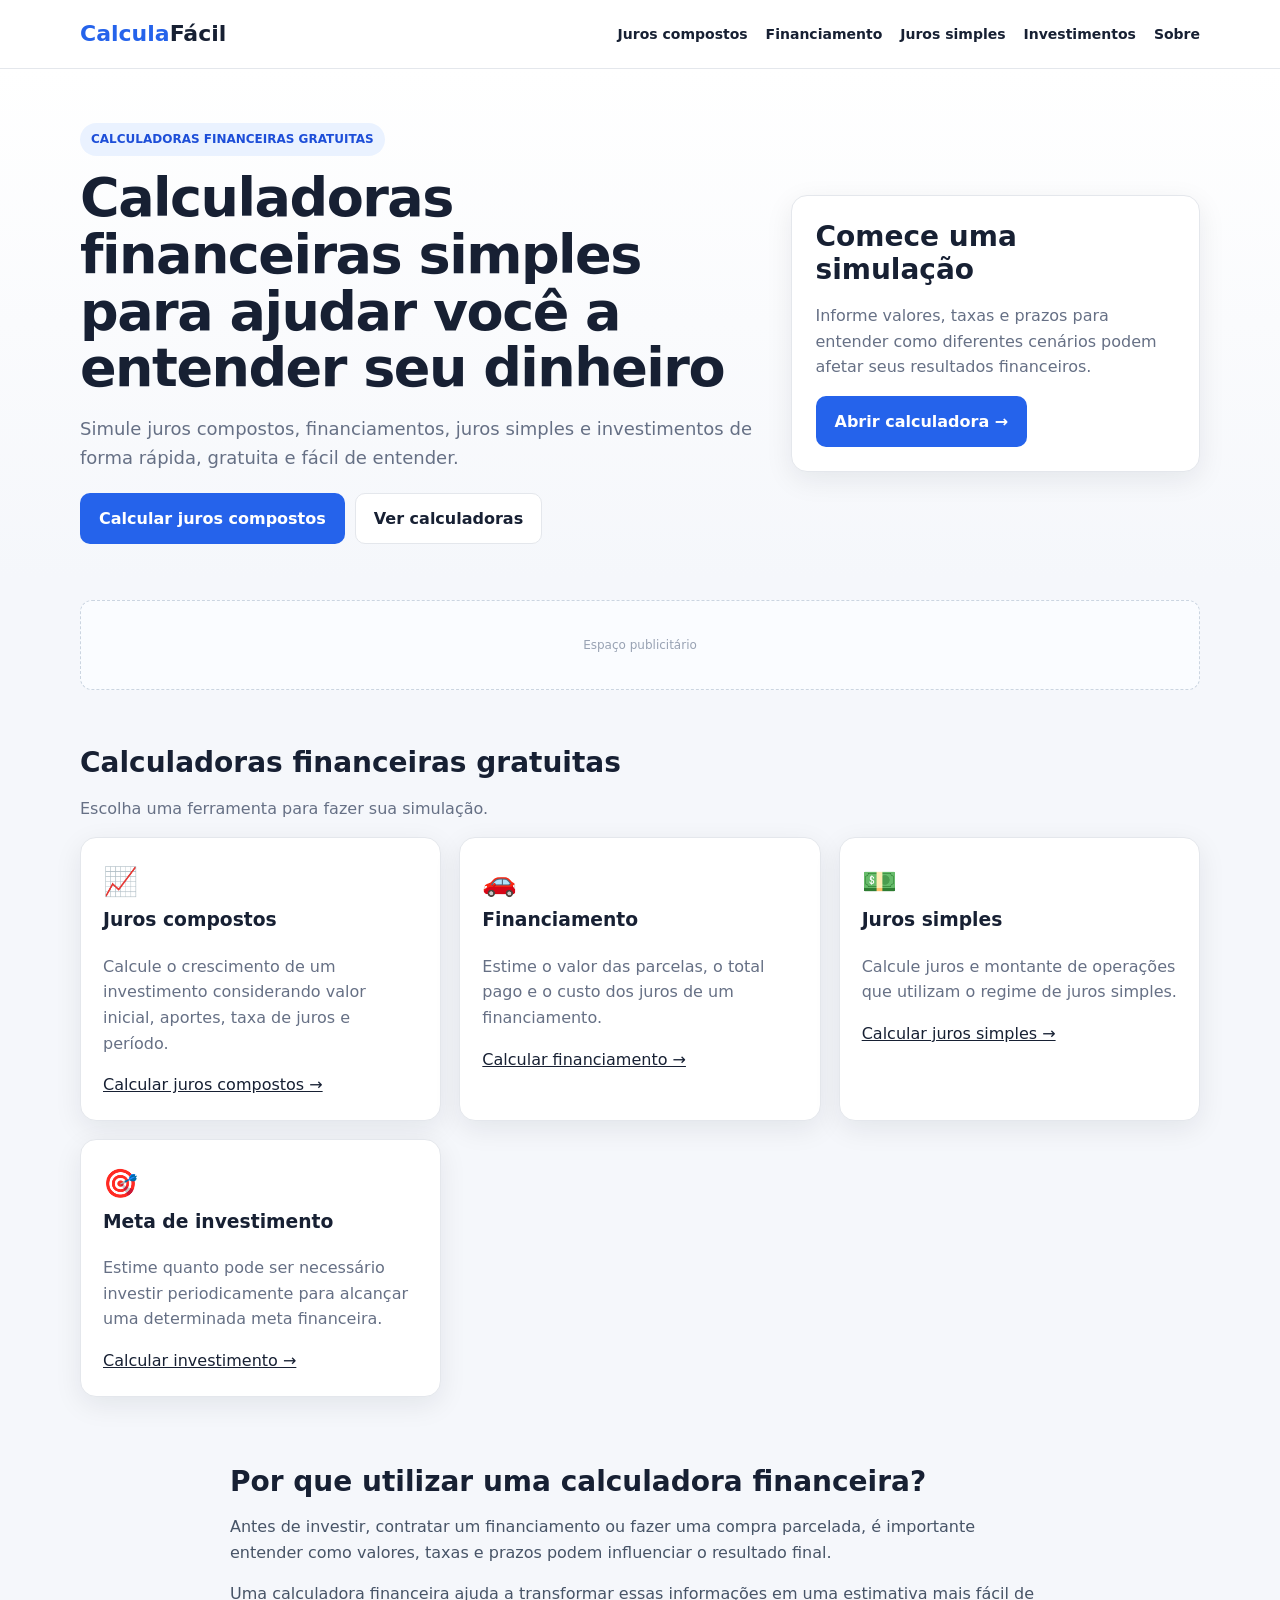
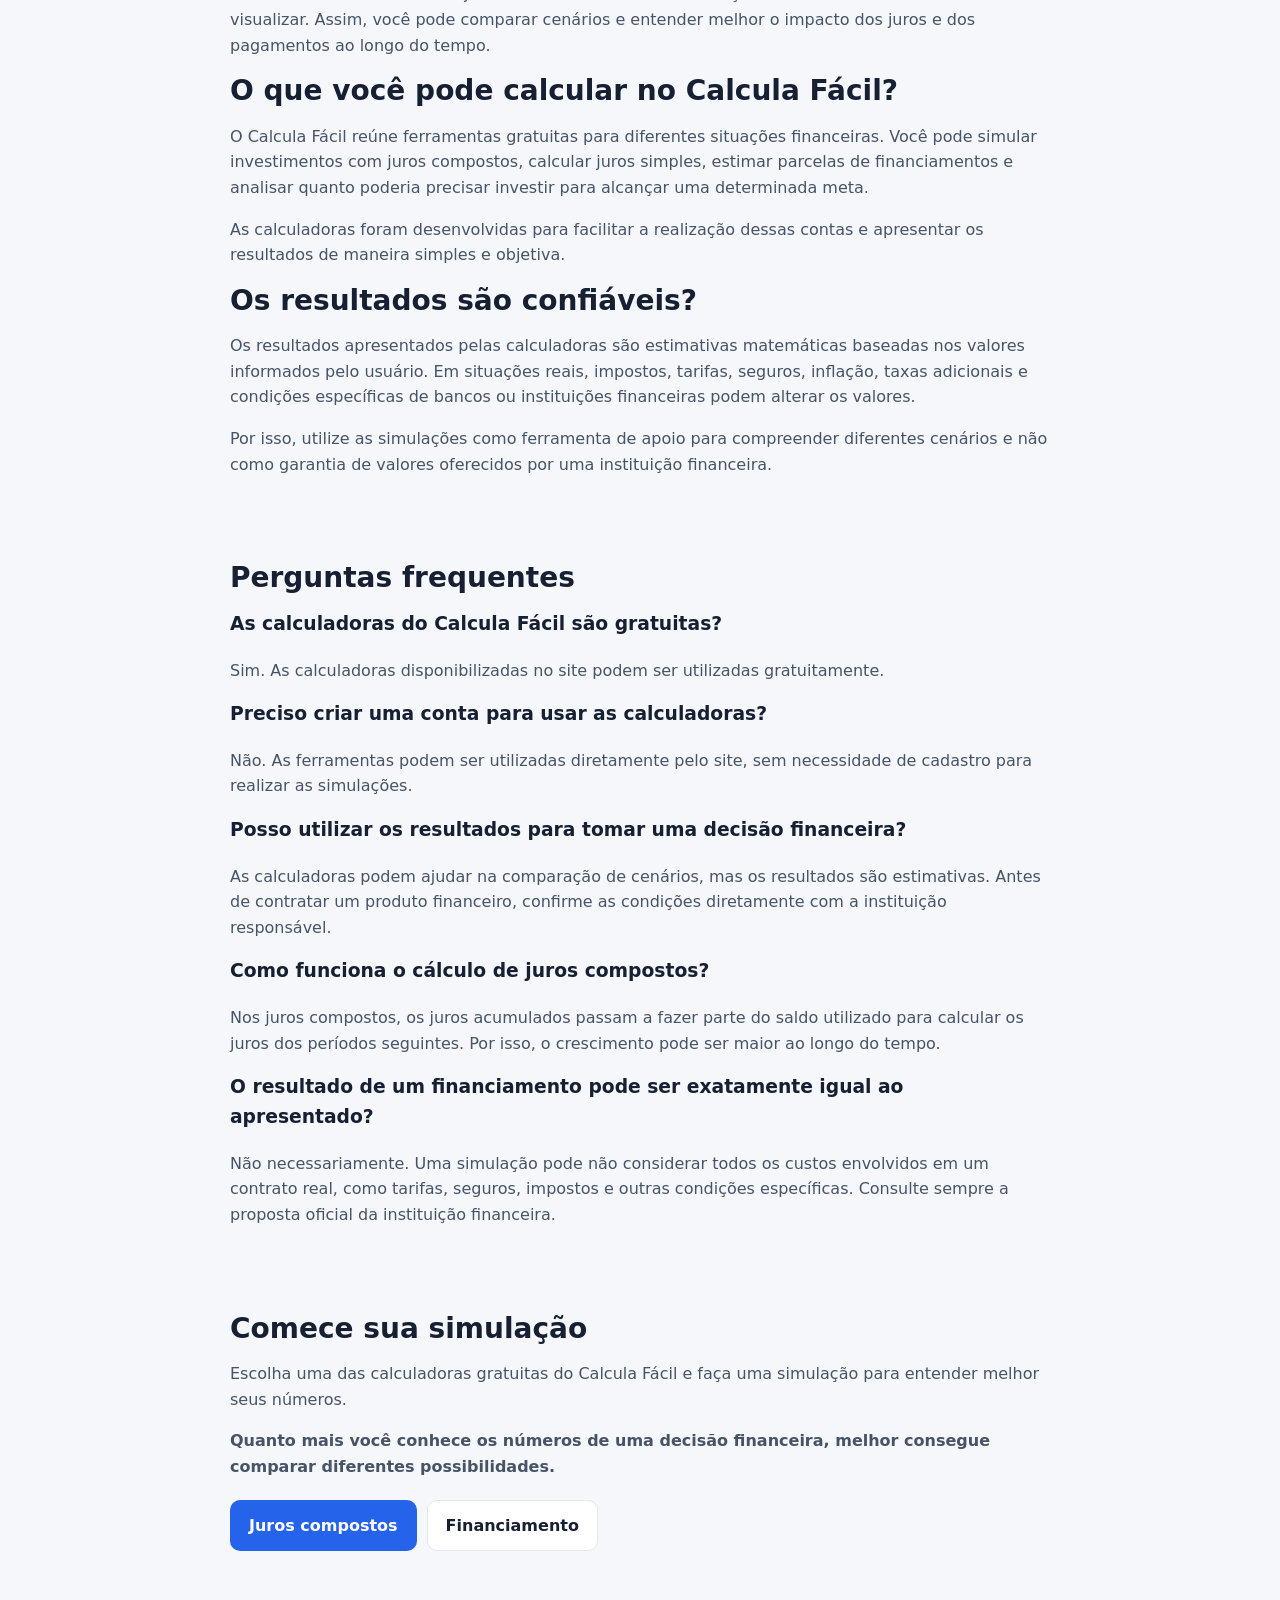
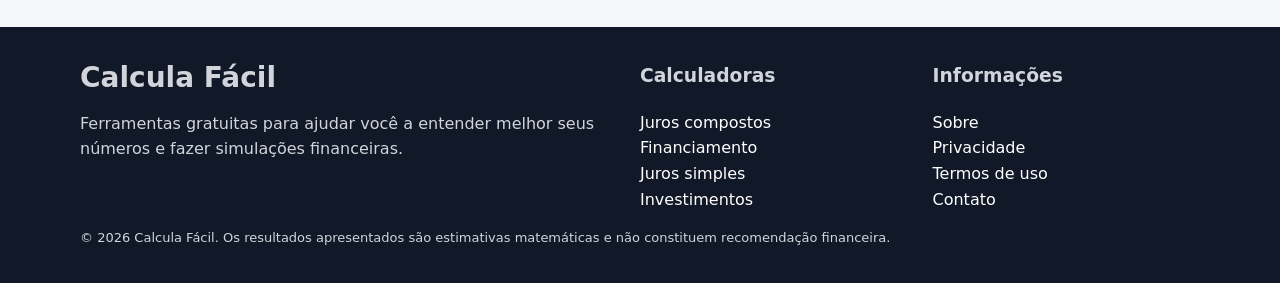
<file: index.html>
<!doctype html>

<html lang="pt-BR">
<head>
<meta charset="utf-8">
<meta name="viewport" content="width=device-width, initial-scale=1">

<title>Calcula Fácil | Calculadoras Financeiras Gratuitas</title>

<meta name="description" content="Use calculadoras financeiras gratuitas para simular juros compostos, juros simples, financiamentos e investimentos. Faça suas contas de forma simples e rápida.">

<meta name="robots" content="index, follow">
<link rel="canonical" href="https://fercrislim.github.io/calcula-facil/">

<link rel="stylesheet" href="css/style.css">

<!-- Open Graph -->

<meta property="og:title" content="Calcula Fácil | Calculadoras Financeiras Gratuitas">
<meta property="og:description" content="Simule juros, financiamentos, investimentos e metas financeiras de forma simples e gratuita.">
<meta property="og:type" content="website">
<meta property="og:url" content="https://fercrislim.github.io/calcula-facil/">

<!-- ADSENSE: depois da aprovação, cole aqui o código fornecido pelo Google. -->

</head>

<body>

<header>
<div class="container nav">

<a class="logo" href="index.html" aria-label="Calcula Fácil - página inicial">
Calcula<span>Fácil</span>
</a>

<nav aria-label="Navegação principal">
<a href="juros-compostos.html">Juros compostos</a>
<a href="financiamento.html">Financiamento</a>
<a href="juros-simples.html">Juros simples</a>
<a href="investimento.html">Investimentos</a>
<a href="sobre.html">Sobre</a>
</nav>

</div>
</header>

<main>

<section class="hero">

<div class="container hero-grid">

<div>

<span class="badge">CALCULADORAS FINANCEIRAS GRATUITAS</span>

<h1>Calculadoras financeiras simples para ajudar você a entender seu dinheiro</h1>

<p class="lead">
Simule juros compostos, financiamentos, juros simples e investimentos de forma rápida, gratuita e fácil de entender.
</p>

<div class="actions">

<a class="btn btn-primary" href="juros-compostos.html">
Calcular juros compostos
</a>

<a class="btn btn-light" href="#calculadoras">
Ver calculadoras
</a>

</div>

</div>

<div class="card">

<h2>Comece uma simulação</h2>

<p class="muted">
Informe valores, taxas e prazos para entender como diferentes cenários podem afetar seus resultados financeiros.
</p>

<a class="btn btn-primary" href="juros-compostos.html">
Abrir calculadora →
</a>

</div>

</div>

</section>

<div class="container">

<div class="ad-slot" aria-label="Espaço publicitário">
Espaço publicitário
</div>

</div>

<section id="calculadoras">

<div class="container">

<h2>Calculadoras financeiras gratuitas</h2>

<p class="muted">
Escolha uma ferramenta para fazer sua simulação.
</p>

<div class="grid">

<div class="card feature">

<div class="icon" aria-hidden="true">📈</div>

<h3>Juros compostos</h3>

<p>
Calcule o crescimento de um investimento considerando valor inicial, aportes, taxa de juros e período.
</p>

<a href="juros-compostos.html">
Calcular juros compostos →
</a>

</div>

<div class="card feature">

<div class="icon" aria-hidden="true">🚗</div>

<h3>Financiamento</h3>

<p>
Estime o valor das parcelas, o total pago e o custo dos juros de um financiamento.
</p>

<a href="financiamento.html">
Calcular financiamento →
</a>

</div>

<div class="card feature">

<div class="icon" aria-hidden="true">💵</div>

<h3>Juros simples</h3>

<p>
Calcule juros e montante de operações que utilizam o regime de juros simples.
</p>

<a href="juros-simples.html">
Calcular juros simples →
</a>

</div>

<div class="card feature">

<div class="icon" aria-hidden="true">🎯</div>

<h3>Meta de investimento</h3>

<p>
Estime quanto pode ser necessário investir periodicamente para alcançar uma determinada meta financeira.
</p>

<a href="investimento.html">
Calcular investimento →
</a>

</div>

</div>

</div>

</section>

<section>

<div class="container article">

<h2>Por que utilizar uma calculadora financeira?</h2>

<p>
Antes de investir, contratar um financiamento ou fazer uma compra parcelada, é importante entender como valores, taxas e prazos podem influenciar o resultado final.
</p>

<p>
Uma calculadora financeira ajuda a transformar essas informações em uma estimativa mais fácil de visualizar. Assim, você pode comparar cenários e entender melhor o impacto dos juros e dos pagamentos ao longo do tempo.
</p>

<h2>O que você pode calcular no Calcula Fácil?</h2>

<p>
O Calcula Fácil reúne ferramentas gratuitas para diferentes situações financeiras. Você pode simular investimentos com juros compostos, calcular juros simples, estimar parcelas de financiamentos e analisar quanto poderia precisar investir para alcançar uma determinada meta.
</p>

<p>
As calculadoras foram desenvolvidas para facilitar a realização dessas contas e apresentar os resultados de maneira simples e objetiva.
</p>

<h2>Os resultados são confiáveis?</h2>

<p>
Os resultados apresentados pelas calculadoras são estimativas matemáticas baseadas nos valores informados pelo usuário. Em situações reais, impostos, tarifas, seguros, inflação, taxas adicionais e condições específicas de bancos ou instituições financeiras podem alterar os valores.
</p>

<p>
Por isso, utilize as simulações como ferramenta de apoio para compreender diferentes cenários e não como garantia de valores oferecidos por uma instituição financeira.
</p>

</div>

</section>

<section>

<div class="container article">

<h2>Perguntas frequentes</h2>

<h3>As calculadoras do Calcula Fácil são gratuitas?</h3>

<p>
Sim. As calculadoras disponibilizadas no site podem ser utilizadas gratuitamente.
</p>

<h3>Preciso criar uma conta para usar as calculadoras?</h3>

<p>
Não. As ferramentas podem ser utilizadas diretamente pelo site, sem necessidade de cadastro para realizar as simulações.
</p>

<h3>Posso utilizar os resultados para tomar uma decisão financeira?</h3>

<p>
As calculadoras podem ajudar na comparação de cenários, mas os resultados são estimativas. Antes de contratar um produto financeiro, confirme as condições diretamente com a instituição responsável.
</p>

<h3>Como funciona o cálculo de juros compostos?</h3>

<p>
Nos juros compostos, os juros acumulados passam a fazer parte do saldo utilizado para calcular os juros dos períodos seguintes. Por isso, o crescimento pode ser maior ao longo do tempo.
</p>

<h3>O resultado de um financiamento pode ser exatamente igual ao apresentado?</h3>

<p>
Não necessariamente. Uma simulação pode não considerar todos os custos envolvidos em um contrato real, como tarifas, seguros, impostos e outras condições específicas. Consulte sempre a proposta oficial da instituição financeira.
</p>

</div>

</section>

<section>

<div class="container article">

<h2>Comece sua simulação</h2>

<p>
Escolha uma das calculadoras gratuitas do Calcula Fácil e faça uma simulação para entender melhor seus números.
</p>

<p>
<strong>
Quanto mais você conhece os números de uma decisão financeira, melhor consegue comparar diferentes possibilidades.
</strong>
</p>

<div class="actions">

<a class="btn btn-primary" href="juros-compostos.html">
Juros compostos
</a>

<a class="btn btn-light" href="financiamento.html">
Financiamento
</a>

</div>

</div>

</section>

</main>

<footer>

<div class="container footer-grid">

<div>

<h2>Calcula Fácil</h2>

<p>
Ferramentas gratuitas para ajudar você a entender melhor seus números e fazer simulações financeiras.
</p>

</div>

<div>

<h3>Calculadoras</h3>

<p>

<a href="juros-compostos.html">
Juros compostos
</a>
<br>

<a href="financiamento.html">
Financiamento
</a>
<br>

<a href="juros-simples.html">
Juros simples
</a>
<br>

<a href="investimento.html">
Investimentos
</a>

</p>

</div>

<div>

<h3>Informações</h3>

<p>

<a href="sobre.html">
Sobre
</a>
<br>

<a href="privacidade.html">
Privacidade
</a>
<br>

<a href="termos.html">
Termos de uso
</a>
<br>

<a href="contato.html">
Contato
</a>

</p>

</div>

</div>

<div class="container small">

© 2026 Calcula Fácil.
Os resultados apresentados são estimativas matemáticas e não constituem recomendação financeira.

</div>

</footer>

<script src="js/app.js"></script>

</body>
</html>
</file>
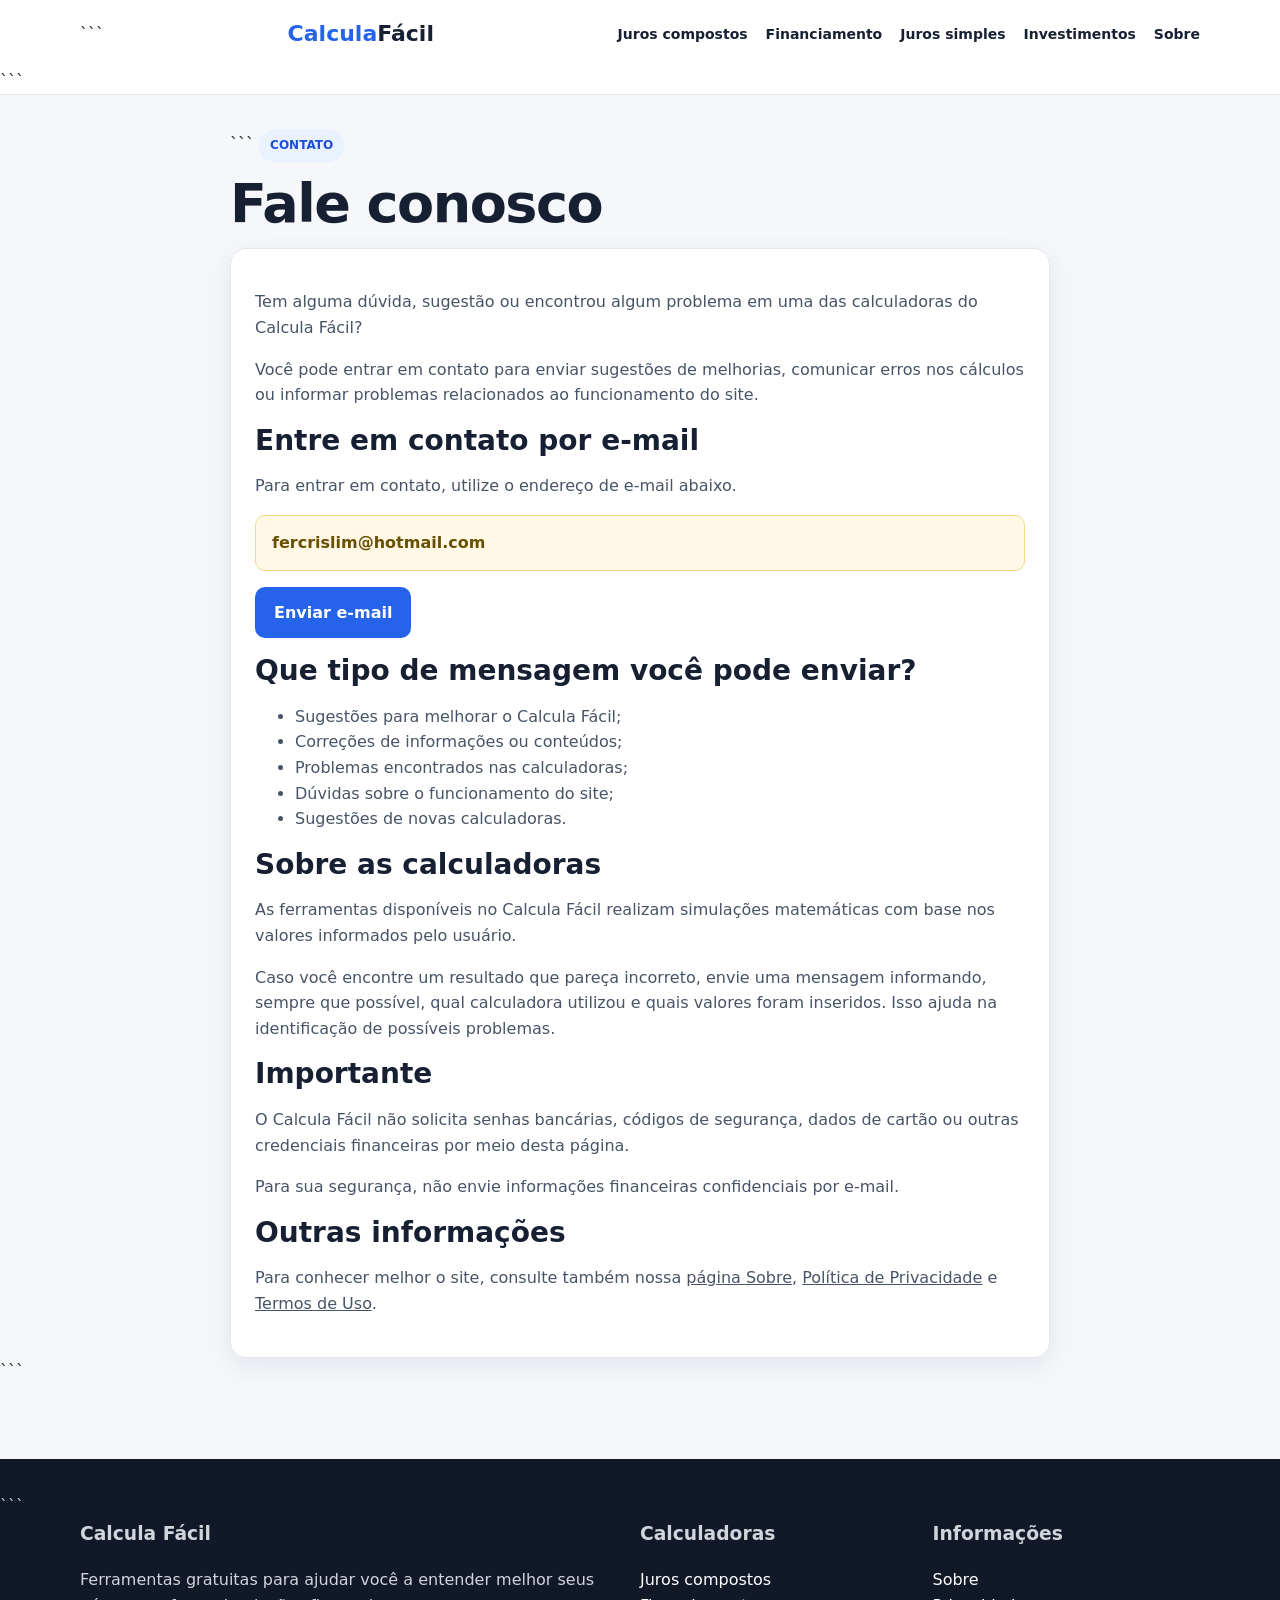
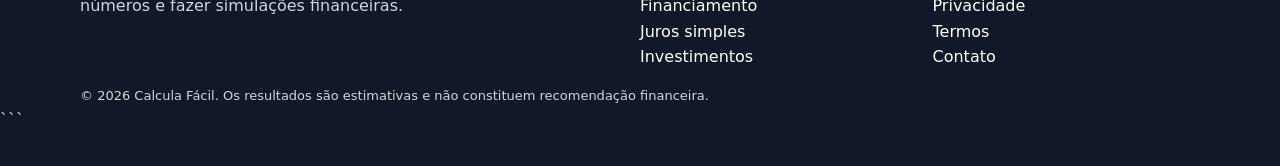
<file: contato.html>
<!doctype html>

<html lang="pt-BR">
<head>
<meta charset="utf-8">
<meta name="viewport" content="width=device-width, initial-scale=1">

<title>Contato | Calcula Fácil</title>

<meta name="description" content="Entre em contato com o Calcula Fácil para enviar sugestões, dúvidas, correções ou informar problemas nas calculadoras financeiras.">

<meta name="robots" content="index, follow">
<link rel="canonical" href="https://fercrislim.github.io/calcula-facil/contato.html">

<!-- Open Graph -->

<meta property="og:title" content="Contato | Calcula Fácil">
<meta property="og:description" content="Entre em contato com o Calcula Fácil para enviar sugestões, dúvidas ou comunicar problemas no site.">
<meta property="og:type" content="website">
<meta property="og:url" content="https://fercrislim.github.io/calcula-facil/contato.html">

<link rel="stylesheet" href="css/style.css">

<!-- ADSENSE: depois da aprovação, cole aqui o código fornecido pelo Google, sem alterar o código do anúncio. -->

</head>

<body>

<header>
    <div class="container nav">

```
    <a class="logo" href="index.html">Calcula<span>Fácil</span></a>

    <nav>
        <a href="juros-compostos.html">Juros compostos</a>
        <a href="financiamento.html">Financiamento</a>
        <a href="juros-simples.html">Juros simples</a>
        <a href="investimento.html">Investimentos</a>
        <a href="sobre.html">Sobre</a>
    </nav>

</div>
```

</header>

<main>

<section>
    <div class="container article">

```
    <span class="badge">CONTATO</span>

    <h1>Fale conosco</h1>

    <div class="card">

        <p>
            Tem alguma dúvida, sugestão ou encontrou algum problema em uma
            das calculadoras do Calcula Fácil?
        </p>

        <p>
            Você pode entrar em contato para enviar sugestões de melhorias,
            comunicar erros nos cálculos ou informar problemas relacionados
            ao funcionamento do site.
        </p>

        <h2>Entre em contato por e-mail</h2>

        <p>
            Para entrar em contato, utilize o endereço de e-mail abaixo.
        </p>

        <div class="notice">
            <strong></strong> 
            <strong>fercrislim@hotmail.com</strong> 
        </div>

        <p>
            <a class="btn btn-primary" href="mailto:SEU_EMAIL_AQUI">
                Enviar e-mail
            </a>
        </p>

        <h2>Que tipo de mensagem você pode enviar?</h2>

        <ul>
            <li>Sugestões para melhorar o Calcula Fácil;</li>
            <li>Correções de informações ou conteúdos;</li>
            <li>Problemas encontrados nas calculadoras;</li>
            <li>Dúvidas sobre o funcionamento do site;</li>
            <li>Sugestões de novas calculadoras.</li>
        </ul>

        <h2>Sobre as calculadoras</h2>

        <p>
            As ferramentas disponíveis no Calcula Fácil realizam simulações
            matemáticas com base nos valores informados pelo usuário.
        </p>

        <p>
            Caso você encontre um resultado que pareça incorreto, envie
            uma mensagem informando, sempre que possível, qual calculadora
            utilizou e quais valores foram inseridos. Isso ajuda na
            identificação de possíveis problemas.
        </p>

        <h2>Importante</h2>

        <p>
            O Calcula Fácil não solicita senhas bancárias, códigos de
            segurança, dados de cartão ou outras credenciais financeiras
            por meio desta página.
        </p>

        <p>
            Para sua segurança, não envie informações financeiras
            confidenciais por e-mail.
        </p>

        <h2>Outras informações</h2>

        <p>
            Para conhecer melhor o site, consulte também nossa
            <a href="sobre.html">página Sobre</a>,
            <a href="privacidade.html">Política de Privacidade</a> e
            <a href="termos.html">Termos de Uso</a>.
        </p>

    </div>

</div>
```

</section>

</main>

<footer>

```
<div class="container footer-grid">

    <div>
        <h3>Calcula Fácil</h3>
        <p>
            Ferramentas gratuitas para ajudar você a entender melhor
            seus números e fazer simulações financeiras.
        </p>
    </div>

    <div>
        <h3>Calculadoras</h3>
        <p>
            <a href="juros-compostos.html">Juros compostos</a><br>
            <a href="financiamento.html">Financiamento</a><br>
            <a href="juros-simples.html">Juros simples</a><br>
            <a href="investimento.html">Investimentos</a>
        </p>
    </div>

    <div>
        <h3>Informações</h3>
        <p>
            <a href="sobre.html">Sobre</a><br>
            <a href="privacidade.html">Privacidade</a><br>
            <a href="termos.html">Termos</a><br>
            <a href="contato.html">Contato</a>
        </p>
    </div>

</div>

<div class="container small">
    © 2026 Calcula Fácil. Os resultados são estimativas e não constituem
    recomendação financeira.
</div>
```

</footer>

<script src="js/app.js"></script>

</body>
</html>
</file>
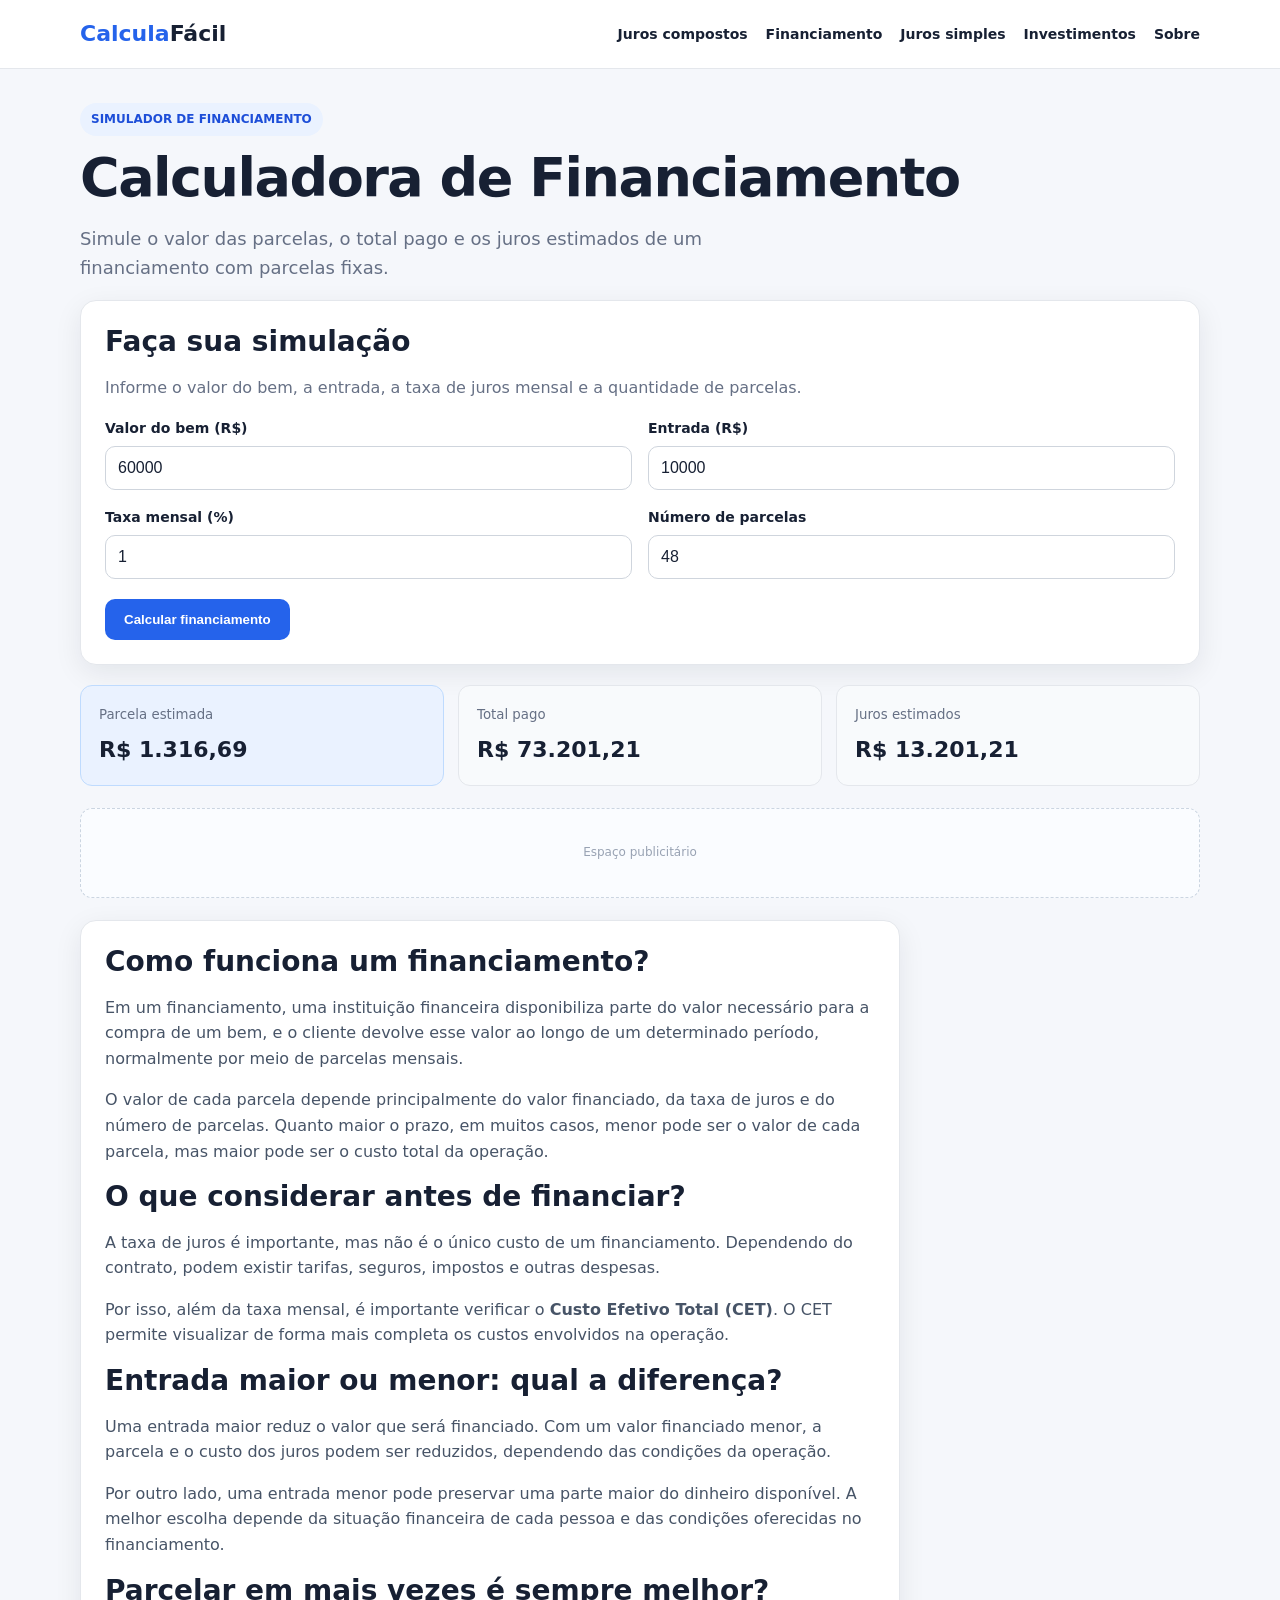
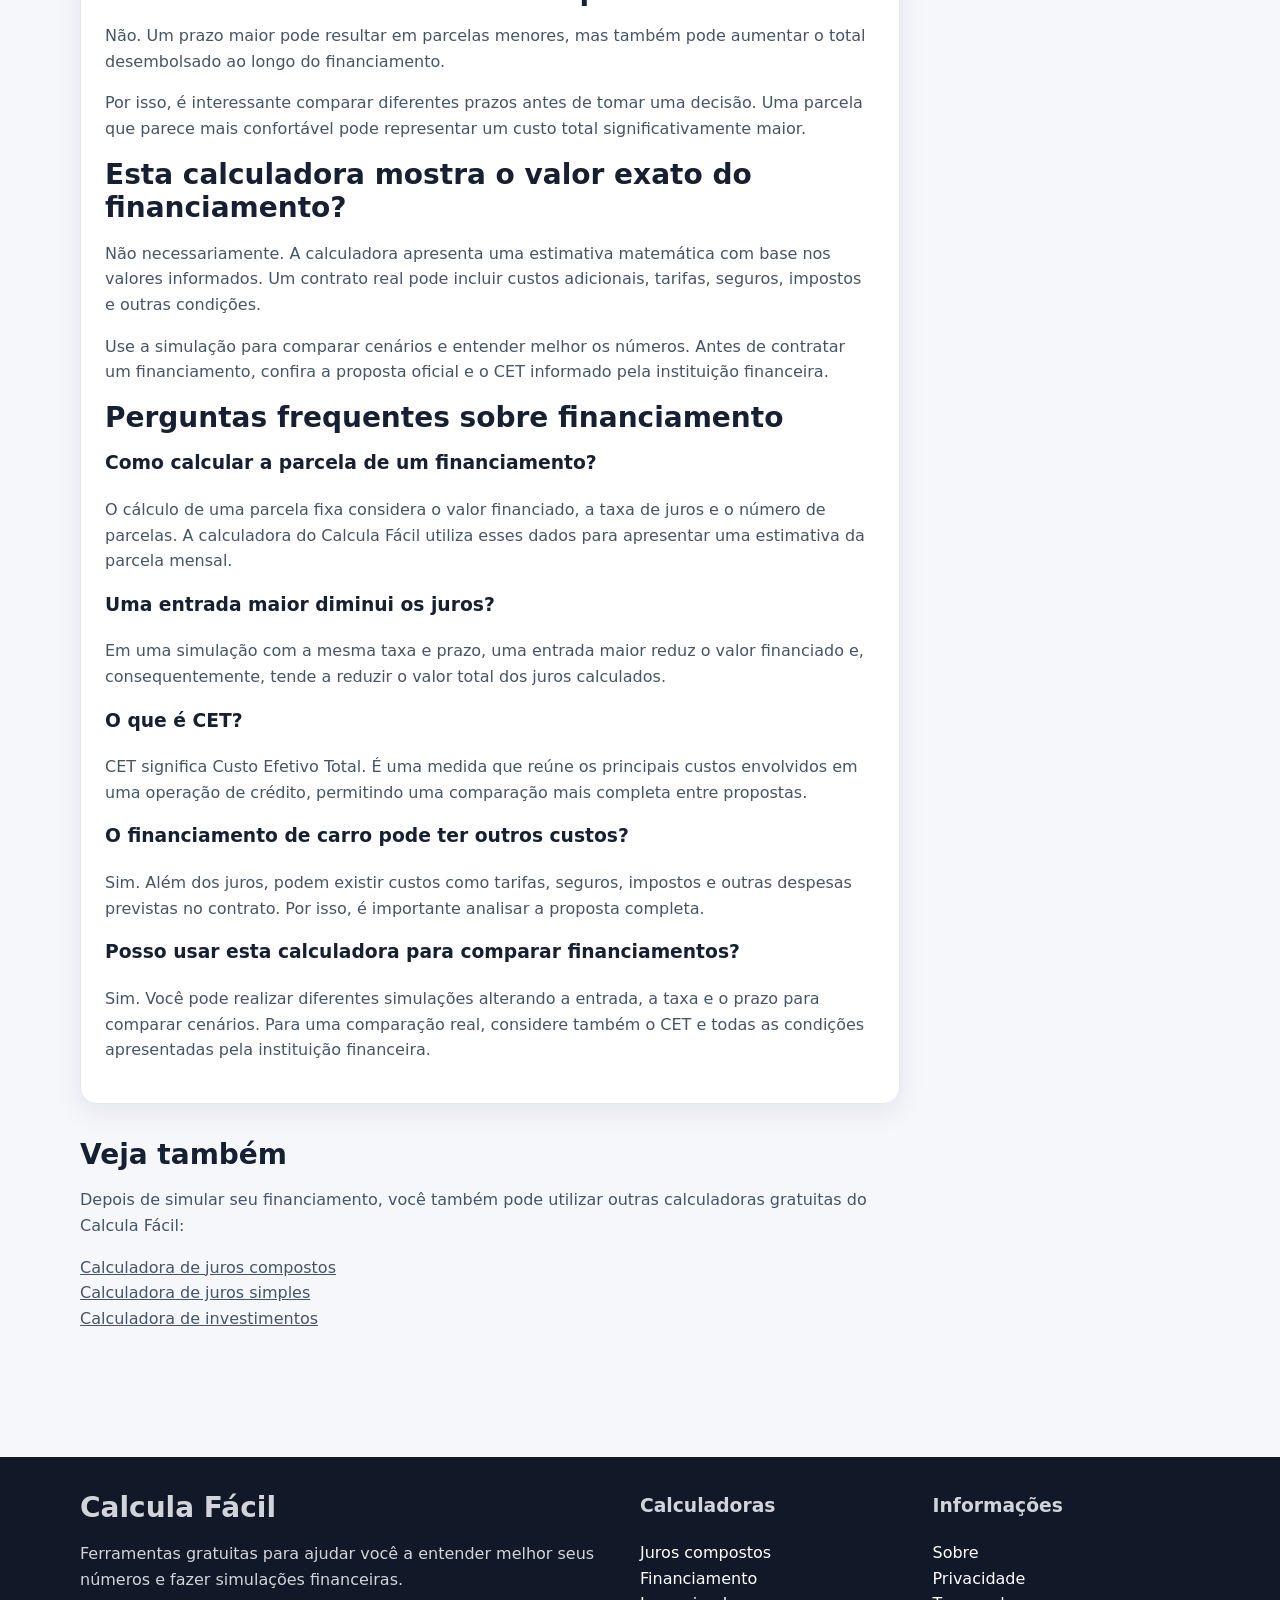
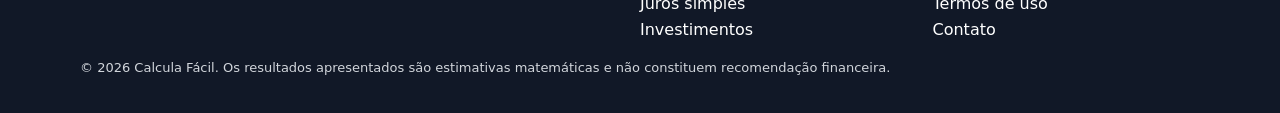
<file: financiamento.html>
<!doctype html>

<html lang="pt-BR">

<head>

<meta charset="utf-8">

<meta name="viewport" content="width=device-width, initial-scale=1">

<title>Calculadora de Financiamento: Simule Parcelas e Juros | Calcula Fácil</title>

<meta name="description" content="Simule um financiamento de forma gratuita. Calcule parcela, total pago e juros estimados informando valor do bem, entrada, taxa mensal e número de parcelas.">

<meta name="robots" content="index, follow">

<link rel="canonical" href="https://fercrislim.github.io/calcula-facil/financiamento.html">

<link rel="stylesheet" href="css/style.css">

<!-- Open Graph -->

<meta property="og:title" content="Calculadora de Financiamento | Calcula Fácil">
<meta property="og:description" content="Simule parcelas, juros e o valor total de um financiamento de forma simples e gratuita.">
<meta property="og:type" content="website">
<meta property="og:url" content="https://fercrislim.github.io/calcula-facil/financiamento.html">

<!-- ADSENSE: depois da aprovação, cole aqui o código fornecido pelo Google. -->

</head>

<body>

<header>

<div class="container nav">

<a class="logo" href="index.html" aria-label="Calcula Fácil - página inicial">
Calcula<span>Fácil</span>
</a>

<nav aria-label="Navegação principal">

<a href="juros-compostos.html">Juros compostos</a>

<a href="financiamento.html">Financiamento</a>

<a href="juros-simples.html">Juros simples</a>

<a href="investimento.html">Investimentos</a>

<a href="sobre.html">Sobre</a>

</nav>

</div>

</header>

<main>

<section>

<div class="container">

<span class="badge">SIMULADOR DE FINANCIAMENTO</span>

<h1>Calculadora de Financiamento</h1>

<p class="lead">
Simule o valor das parcelas, o total pago e os juros estimados de um financiamento com parcelas fixas.
</p>

<div class="card">

<h2>Faça sua simulação</h2>

<p class="muted">
Informe o valor do bem, a entrada, a taxa de juros mensal e a quantidade de parcelas.
</p>

<div class="form-grid">

<div>

<label for="valor">
Valor do bem (R$)
</label>

<input
id="valor"
type="number"
min="0"
step="0.01"
value="60000"
inputmode="decimal"

>

</div>

<div>

<label for="entrada">
Entrada (R$)
</label>

<input
id="entrada"
type="number"
min="0"
step="0.01"
value="10000"
inputmode="decimal"

>

</div>

<div>

<label for="taxa">
Taxa mensal (%)
</label>

<input
id="taxa"
type="number"
min="0"
step="0.01"
value="1"
inputmode="decimal"

>

</div>

<div>

<label for="parcelas">
Número de parcelas
</label>

<input
id="parcelas"
type="number"
min="1"
step="1"
value="48"
inputmode="numeric"

>

</div>

</div>

<div class="actions">

<button
class="btn btn-primary"
type="button"
onclick="calcFin()"

>

Calcular financiamento </button>

</div>

</div>

<div class="result-grid">

<div class="result highlight">

<small>Parcela estimada</small>

<strong id="parcela">
R$ 0,00
</strong>

</div>

<div class="result">

<small>Total pago</small>

<strong id="totalFin">
R$ 0,00
</strong>

</div>

<div class="result">

<small>Juros estimados</small>

<strong id="jurosFin">
R$ 0,00
</strong>

</div>

</div>

<div class="ad-slot" aria-label="Espaço publicitário">

Espaço publicitário

</div>

<article class="card article">

<h2>Como funciona um financiamento?</h2>

<p>
Em um financiamento, uma instituição financeira disponibiliza parte do valor necessário para a compra de um bem, e o cliente devolve esse valor ao longo de um determinado período, normalmente por meio de parcelas mensais.
</p>

<p>
O valor de cada parcela depende principalmente do valor financiado, da taxa de juros e do número de parcelas. Quanto maior o prazo, em muitos casos, menor pode ser o valor de cada parcela, mas maior pode ser o custo total da operação.
</p>

<h2>O que considerar antes de financiar?</h2>

<p>
A taxa de juros é importante, mas não é o único custo de um financiamento. Dependendo do contrato, podem existir tarifas, seguros, impostos e outras despesas.
</p>

<p>
Por isso, além da taxa mensal, é importante verificar o <strong>Custo Efetivo Total (CET)</strong>. O CET permite visualizar de forma mais completa os custos envolvidos na operação.
</p>

<h2>Entrada maior ou menor: qual a diferença?</h2>

<p>
Uma entrada maior reduz o valor que será financiado. Com um valor financiado menor, a parcela e o custo dos juros podem ser reduzidos, dependendo das condições da operação.
</p>

<p>
Por outro lado, uma entrada menor pode preservar uma parte maior do dinheiro disponível. A melhor escolha depende da situação financeira de cada pessoa e das condições oferecidas no financiamento.
</p>

<h2>Parcelar em mais vezes é sempre melhor?</h2>

<p>
Não. Um prazo maior pode resultar em parcelas menores, mas também pode aumentar o total desembolsado ao longo do financiamento.
</p>

<p>
Por isso, é interessante comparar diferentes prazos antes de tomar uma decisão. Uma parcela que parece mais confortável pode representar um custo total significativamente maior.
</p>

<h2>Esta calculadora mostra o valor exato do financiamento?</h2>

<p>
Não necessariamente. A calculadora apresenta uma estimativa matemática com base nos valores informados. Um contrato real pode incluir custos adicionais, tarifas, seguros, impostos e outras condições.
</p>

<p>
Use a simulação para comparar cenários e entender melhor os números. Antes de contratar um financiamento, confira a proposta oficial e o CET informado pela instituição financeira.
</p>

<h2>Perguntas frequentes sobre financiamento</h2>

<h3>Como calcular a parcela de um financiamento?</h3>

<p>
O cálculo de uma parcela fixa considera o valor financiado, a taxa de juros e o número de parcelas. A calculadora do Calcula Fácil utiliza esses dados para apresentar uma estimativa da parcela mensal.
</p>

<h3>Uma entrada maior diminui os juros?</h3>

<p>
Em uma simulação com a mesma taxa e prazo, uma entrada maior reduz o valor financiado e, consequentemente, tende a reduzir o valor total dos juros calculados.
</p>

<h3>O que é CET?</h3>

<p>
CET significa Custo Efetivo Total. É uma medida que reúne os principais custos envolvidos em uma operação de crédito, permitindo uma comparação mais completa entre propostas.
</p>

<h3>O financiamento de carro pode ter outros custos?</h3>

<p>
Sim. Além dos juros, podem existir custos como tarifas, seguros, impostos e outras despesas previstas no contrato. Por isso, é importante analisar a proposta completa.
</p>

<h3>Posso usar esta calculadora para comparar financiamentos?</h3>

<p>
Sim. Você pode realizar diferentes simulações alterando a entrada, a taxa e o prazo para comparar cenários. Para uma comparação real, considere também o CET e todas as condições apresentadas pela instituição financeira.
</p>

</article>

<section class="article">

<h2>Veja também</h2>

<p>
Depois de simular seu financiamento, você também pode utilizar outras calculadoras gratuitas do Calcula Fácil:
</p>

<p>

<a href="juros-compostos.html">
Calculadora de juros compostos
</a>

<br>

<a href="juros-simples.html">
Calculadora de juros simples
</a>

<br>

<a href="investimento.html">
Calculadora de investimentos
</a>

</p>

</section>

</div>

</section>

</main>

<footer>

<div class="container footer-grid">

<div>

<h2>Calcula Fácil</h2>

<p>
Ferramentas gratuitas para ajudar você a entender melhor seus números e fazer simulações financeiras.
</p>

</div>

<div>

<h3>Calculadoras</h3>

<p>

<a href="juros-compostos.html">
Juros compostos
</a>

<br>

<a href="financiamento.html">
Financiamento
</a>

<br>

<a href="juros-simples.html">
Juros simples
</a>

<br>

<a href="investimento.html">
Investimentos
</a>

</p>

</div>

<div>

<h3>Informações</h3>

<p>

<a href="sobre.html">
Sobre
</a>

<br>

<a href="privacidade.html">
Privacidade
</a>

<br>

<a href="termos.html">
Termos de uso
</a>

<br>

<a href="contato.html">
Contato
</a>

</p>

</div>

</div>

<div class="container small">

© 2026 Calcula Fácil.
Os resultados apresentados são estimativas matemáticas e não constituem recomendação financeira.

</div>

</footer>

<script src="js/app.js"></script>

<script>
calcFin();
</script>

</body>

</html>
</file>
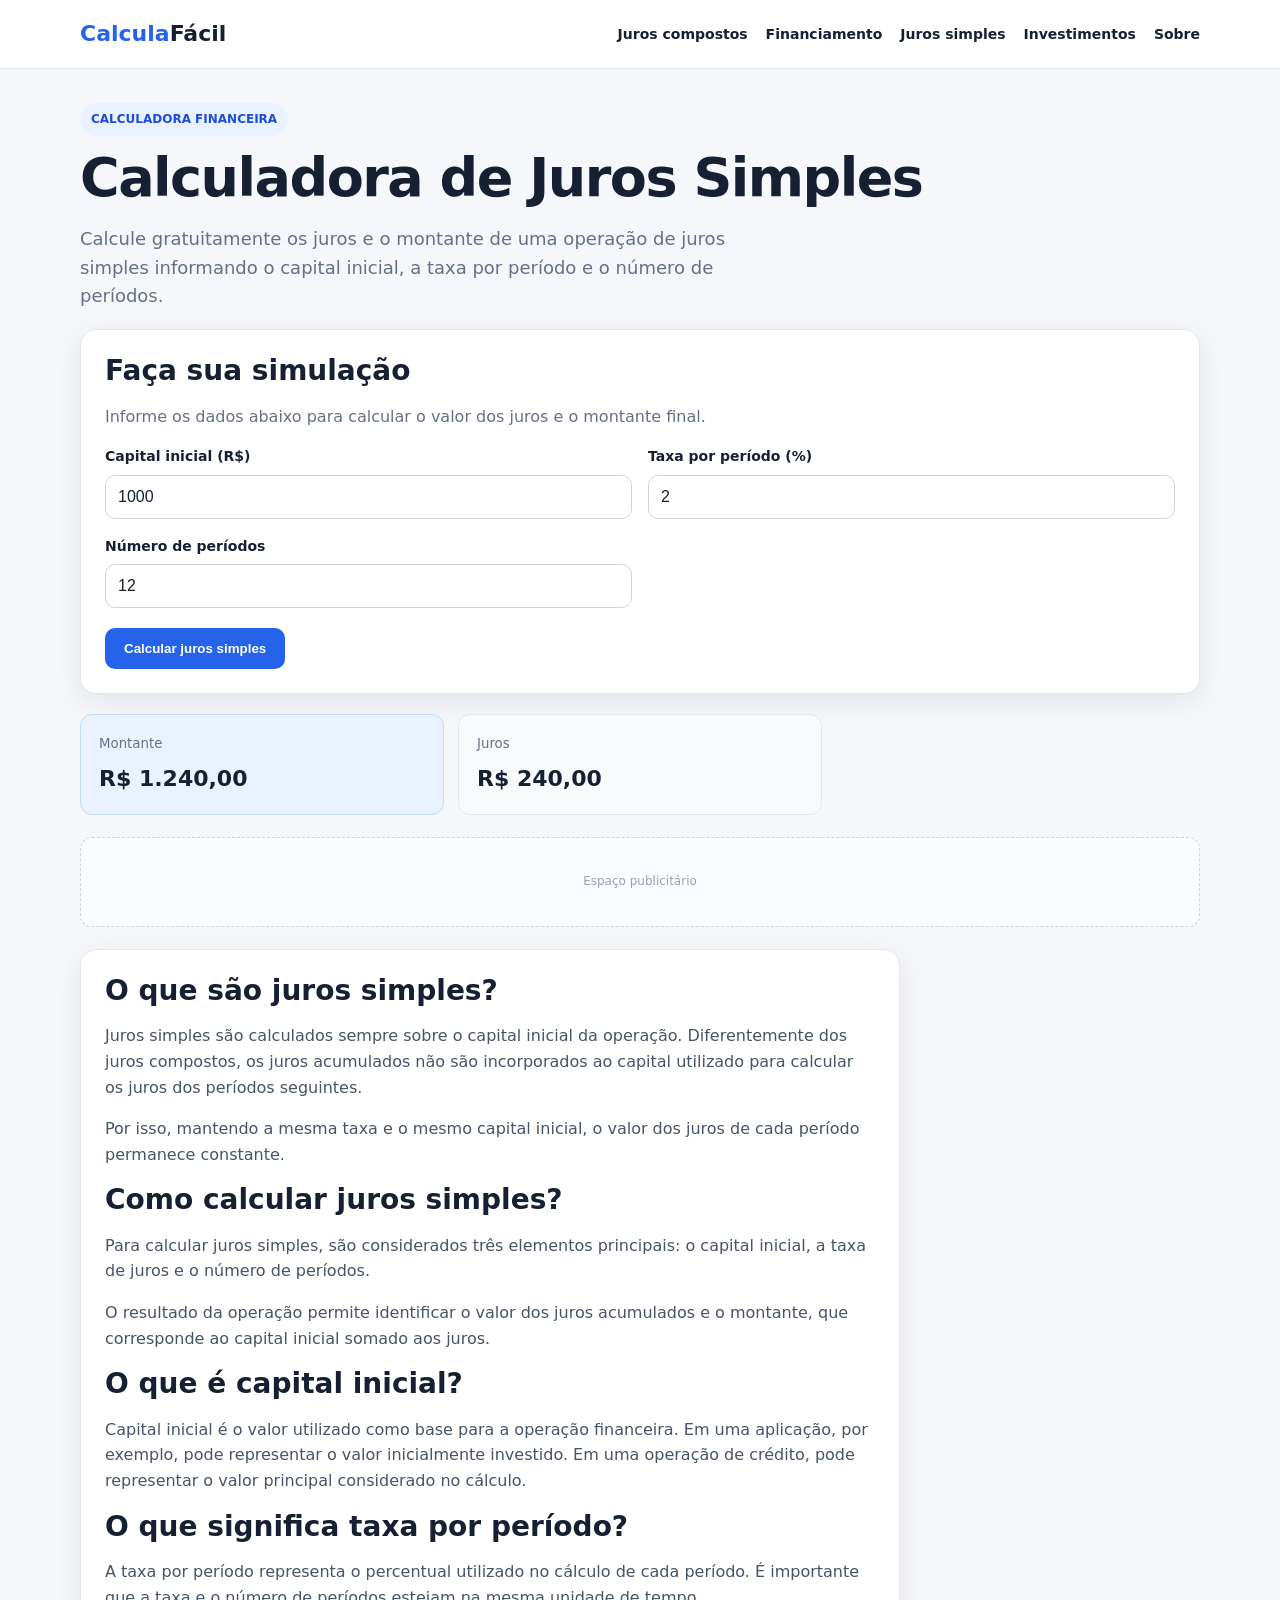
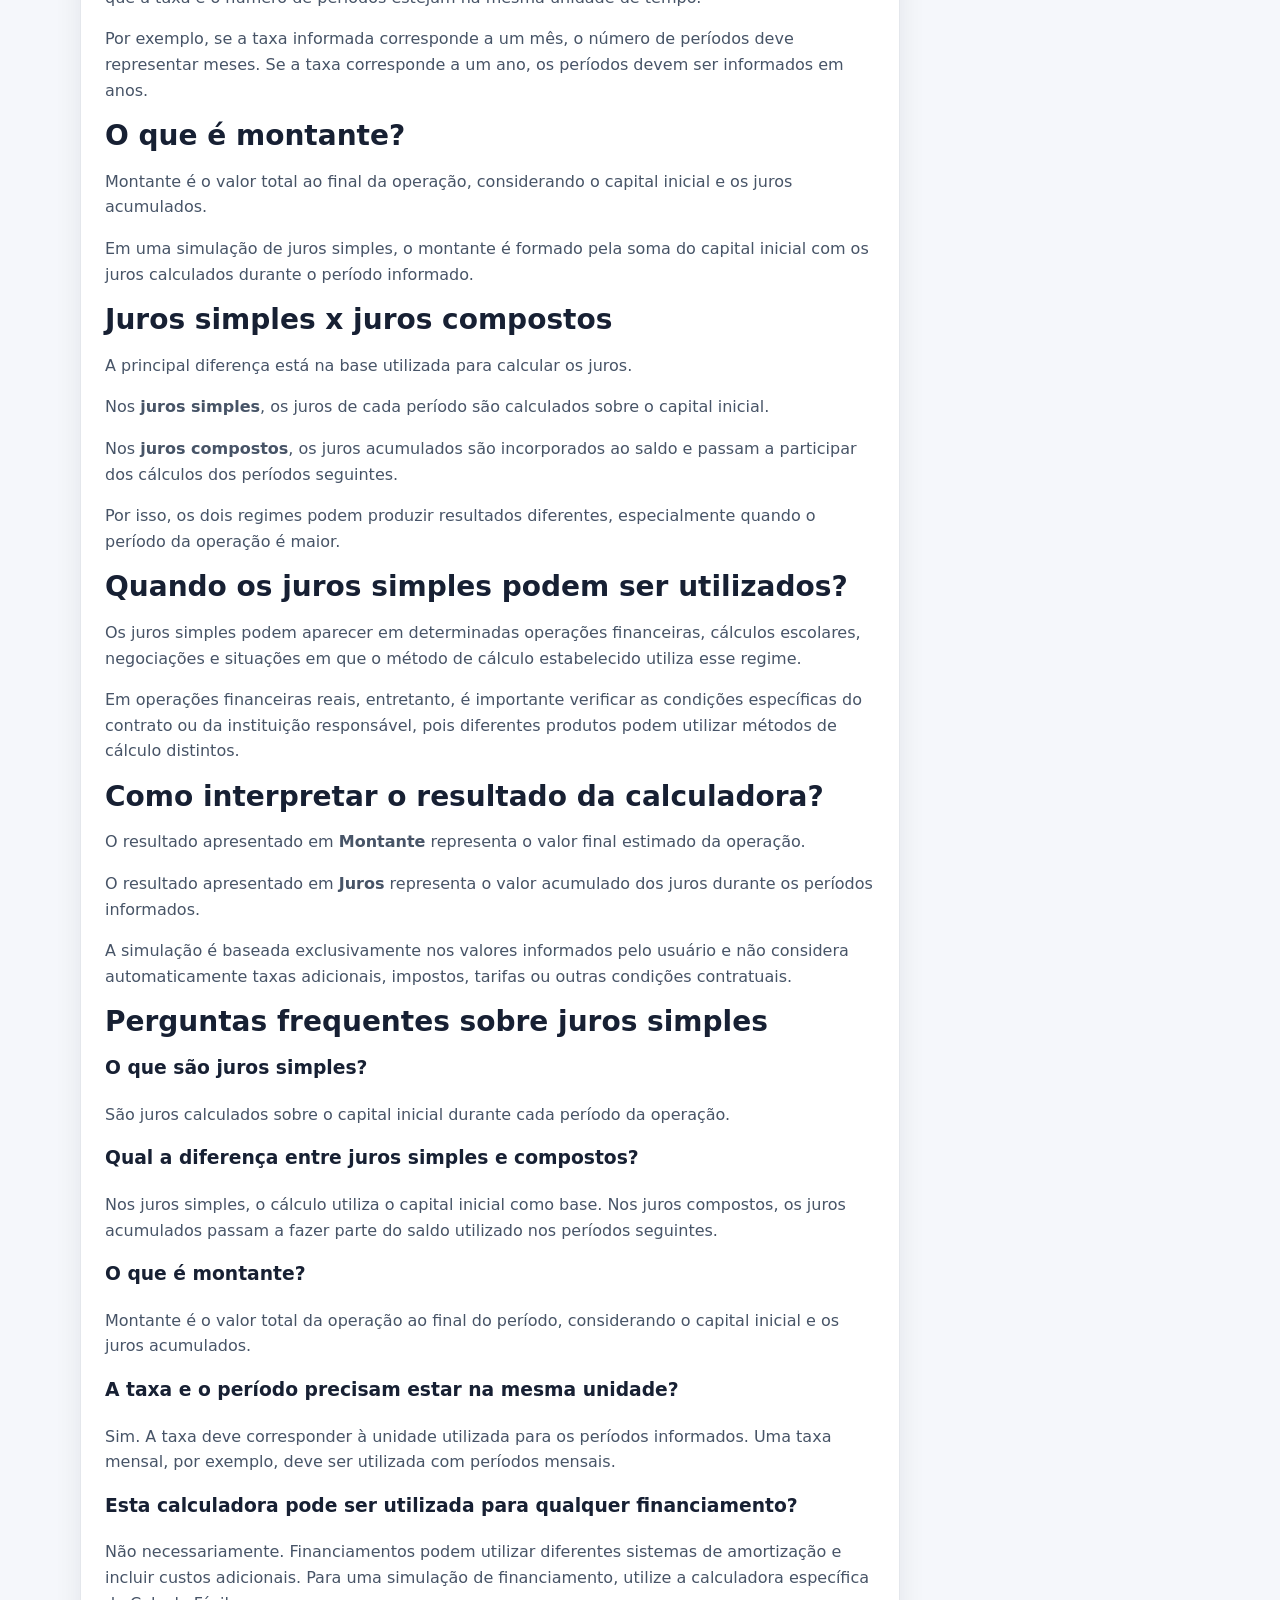
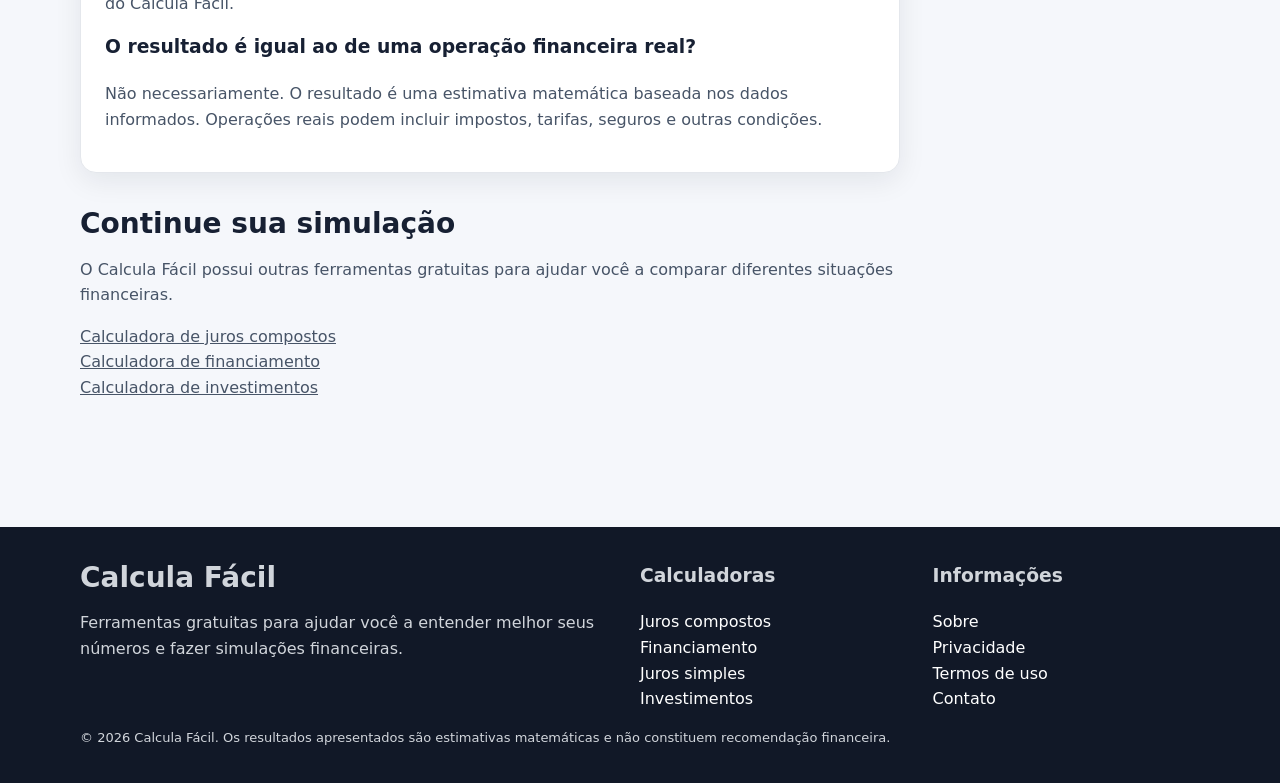
<file: juros-simples.html>
<!doctype html>

<html lang="pt-BR">

<head>

<meta charset="utf-8">

<meta name="viewport" content="width=device-width, initial-scale=1">

<title>Calculadora de Juros Simples: Calcule Juros e Montante | Calcula Fácil</title>

<meta name="description" content="Calcule juros simples e montante gratuitamente. Informe o capital, a taxa por período e o número de períodos e veja o resultado da simulação.">

<meta name="robots" content="index, follow">

<link rel="canonical" href="https://fercrislim.github.io/calcula-facil/juros-simples.html">

<link rel="stylesheet" href="css/style.css">

<!-- Open Graph -->

<meta property="og:title" content="Calculadora de Juros Simples | Calcula Fácil">
<meta property="og:description" content="Calcule juros e montante de uma operação com juros simples de forma rápida e gratuita.">
<meta property="og:type" content="website">
<meta property="og:url" content="https://fercrislim.github.io/calcula-facil/juros-simples.html">

<!-- ADSENSE: depois da aprovação, cole aqui o código fornecido pelo Google. -->

</head>

<body>

<header>

<div class="container nav">

<a class="logo" href="index.html" aria-label="Calcula Fácil - página inicial">
Calcula<span>Fácil</span>
</a>

<nav aria-label="Navegação principal">

<a href="juros-compostos.html">Juros compostos</a>

<a href="financiamento.html">Financiamento</a>

<a href="juros-simples.html">Juros simples</a>

<a href="investimento.html">Investimentos</a>

<a href="sobre.html">Sobre</a>

</nav>

</div>

</header>

<main>

<section>

<div class="container">

<span class="badge">CALCULADORA FINANCEIRA</span>

<h1>Calculadora de Juros Simples</h1>

<p class="lead">
Calcule gratuitamente os juros e o montante de uma operação de juros simples informando o capital inicial, a taxa por período e o número de períodos.
</p>

<div class="card">

<h2>Faça sua simulação</h2>

<p class="muted">
Informe os dados abaixo para calcular o valor dos juros e o montante final.
</p>

<div class="form-grid">

<div>

<label for="capital">
Capital inicial (R$)
</label>

<input
id="capital"
type="number"
min="0"
step="0.01"
value="1000"
inputmode="decimal"

>

</div>

<div>

<label for="taxa">
Taxa por período (%)
</label>

<input
id="taxa"
type="number"
min="0"
step="0.01"
value="2"
inputmode="decimal"

>

</div>

<div>

<label for="tempo">
Número de períodos
</label>

<input
id="tempo"
type="number"
min="0"
step="1"
value="12"
inputmode="numeric"

>

</div>

</div>

<div class="actions">

<button
class="btn btn-primary"
type="button"
onclick="calcSimple()"

>

Calcular juros simples </button>

</div>

</div>

<div class="result-grid">

<div class="result highlight">

<small>Montante</small>

<strong id="montante">
R$ 0,00
</strong>

</div>

<div class="result">

<small>Juros</small>

<strong id="jurosSimples">
R$ 0,00
</strong>

</div>

</div>

<div class="ad-slot" aria-label="Espaço publicitário">

Espaço publicitário

</div>

<article class="card article">

<h2>O que são juros simples?</h2>

<p>
Juros simples são calculados sempre sobre o capital inicial da operação. Diferentemente dos juros compostos, os juros acumulados não são incorporados ao capital utilizado para calcular os juros dos períodos seguintes.
</p>

<p>
Por isso, mantendo a mesma taxa e o mesmo capital inicial, o valor dos juros de cada período permanece constante.
</p>

<h2>Como calcular juros simples?</h2>

<p>
Para calcular juros simples, são considerados três elementos principais: o capital inicial, a taxa de juros e o número de períodos.
</p>

<p>
O resultado da operação permite identificar o valor dos juros acumulados e o montante, que corresponde ao capital inicial somado aos juros.
</p>

<h2>O que é capital inicial?</h2>

<p>
Capital inicial é o valor utilizado como base para a operação financeira. Em uma aplicação, por exemplo, pode representar o valor inicialmente investido. Em uma operação de crédito, pode representar o valor principal considerado no cálculo.
</p>

<h2>O que significa taxa por período?</h2>

<p>
A taxa por período representa o percentual utilizado no cálculo de cada período. É importante que a taxa e o número de períodos estejam na mesma unidade de tempo.
</p>

<p>
Por exemplo, se a taxa informada corresponde a um mês, o número de períodos deve representar meses. Se a taxa corresponde a um ano, os períodos devem ser informados em anos.
</p>

<h2>O que é montante?</h2>

<p>
Montante é o valor total ao final da operação, considerando o capital inicial e os juros acumulados.
</p>

<p>
Em uma simulação de juros simples, o montante é formado pela soma do capital inicial com os juros calculados durante o período informado.
</p>

<h2>Juros simples x juros compostos</h2>

<p>
A principal diferença está na base utilizada para calcular os juros.
</p>

<p>
Nos <strong>juros simples</strong>, os juros de cada período são calculados sobre o capital inicial.
</p>

<p>
Nos <strong>juros compostos</strong>, os juros acumulados são incorporados ao saldo e passam a participar dos cálculos dos períodos seguintes.
</p>

<p>
Por isso, os dois regimes podem produzir resultados diferentes, especialmente quando o período da operação é maior.
</p>

<h2>Quando os juros simples podem ser utilizados?</h2>

<p>
Os juros simples podem aparecer em determinadas operações financeiras, cálculos escolares, negociações e situações em que o método de cálculo estabelecido utiliza esse regime.
</p>

<p>
Em operações financeiras reais, entretanto, é importante verificar as condições específicas do contrato ou da instituição responsável, pois diferentes produtos podem utilizar métodos de cálculo distintos.
</p>

<h2>Como interpretar o resultado da calculadora?</h2>

<p>
O resultado apresentado em <strong>Montante</strong> representa o valor final estimado da operação.
</p>

<p>
O resultado apresentado em <strong>Juros</strong> representa o valor acumulado dos juros durante os períodos informados.
</p>

<p>
A simulação é baseada exclusivamente nos valores informados pelo usuário e não considera automaticamente taxas adicionais, impostos, tarifas ou outras condições contratuais.
</p>

<h2>Perguntas frequentes sobre juros simples</h2>

<h3>O que são juros simples?</h3>

<p>
São juros calculados sobre o capital inicial durante cada período da operação.
</p>

<h3>Qual a diferença entre juros simples e compostos?</h3>

<p>
Nos juros simples, o cálculo utiliza o capital inicial como base. Nos juros compostos, os juros acumulados passam a fazer parte do saldo utilizado nos períodos seguintes.
</p>

<h3>O que é montante?</h3>

<p>
Montante é o valor total da operação ao final do período, considerando o capital inicial e os juros acumulados.
</p>

<h3>A taxa e o período precisam estar na mesma unidade?</h3>

<p>
Sim. A taxa deve corresponder à unidade utilizada para os períodos informados. Uma taxa mensal, por exemplo, deve ser utilizada com períodos mensais.
</p>

<h3>Esta calculadora pode ser utilizada para qualquer financiamento?</h3>

<p>
Não necessariamente. Financiamentos podem utilizar diferentes sistemas de amortização e incluir custos adicionais. Para uma simulação de financiamento, utilize a calculadora específica do Calcula Fácil.
</p>

<h3>O resultado é igual ao de uma operação financeira real?</h3>

<p>
Não necessariamente. O resultado é uma estimativa matemática baseada nos dados informados. Operações reais podem incluir impostos, tarifas, seguros e outras condições.
</p>

</article>

<section class="article">

<h2>Continue sua simulação</h2>

<p>
O Calcula Fácil possui outras ferramentas gratuitas para ajudar você a comparar diferentes situações financeiras.
</p>

<p>

<a href="juros-compostos.html">
Calculadora de juros compostos
</a>

<br>

<a href="financiamento.html">
Calculadora de financiamento
</a>

<br>

<a href="investimento.html">
Calculadora de investimentos
</a>

</p>

</section>

</div>

</section>

</main>

<footer>

<div class="container footer-grid">

<div>

<h2>Calcula Fácil</h2>

<p>
Ferramentas gratuitas para ajudar você a entender melhor seus números e fazer simulações financeiras.
</p>

</div>

<div>

<h3>Calculadoras</h3>

<p>

<a href="juros-compostos.html">
Juros compostos
</a>

<br>

<a href="financiamento.html">
Financiamento
</a>

<br>

<a href="juros-simples.html">
Juros simples
</a>

<br>

<a href="investimento.html">
Investimentos
</a>

</p>

</div>

<div>

<h3>Informações</h3>

<p>

<a href="sobre.html">
Sobre
</a>

<br>

<a href="privacidade.html">
Privacidade
</a>

<br>

<a href="termos.html">
Termos de uso
</a>

<br>

<a href="contato.html">
Contato
</a>

</p>

</div>

</div>

<div class="container small">

© 2026 Calcula Fácil.
Os resultados apresentados são estimativas matemáticas e não constituem recomendação financeira.

</div>

</footer>

<script src="js/app.js"></script>

<script>
calcSimple();
</script>

</body>

</html>
</file>
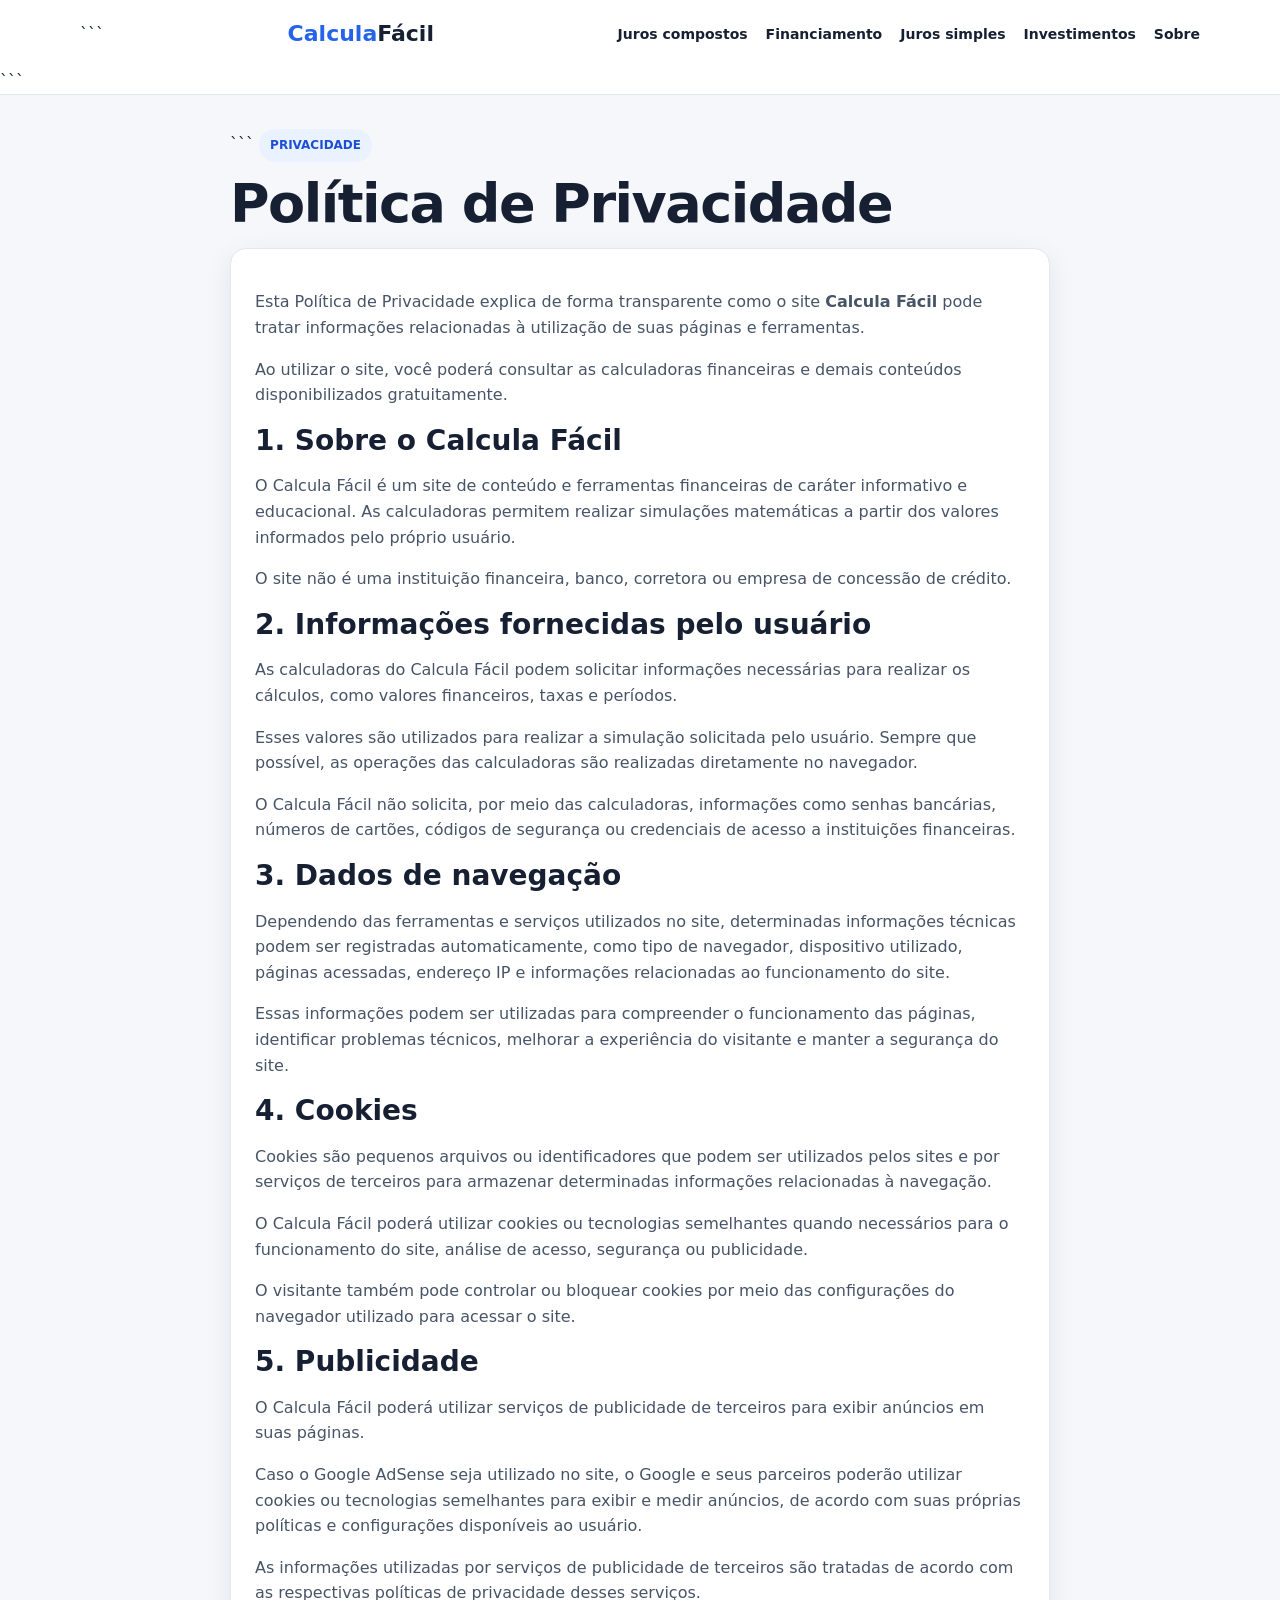
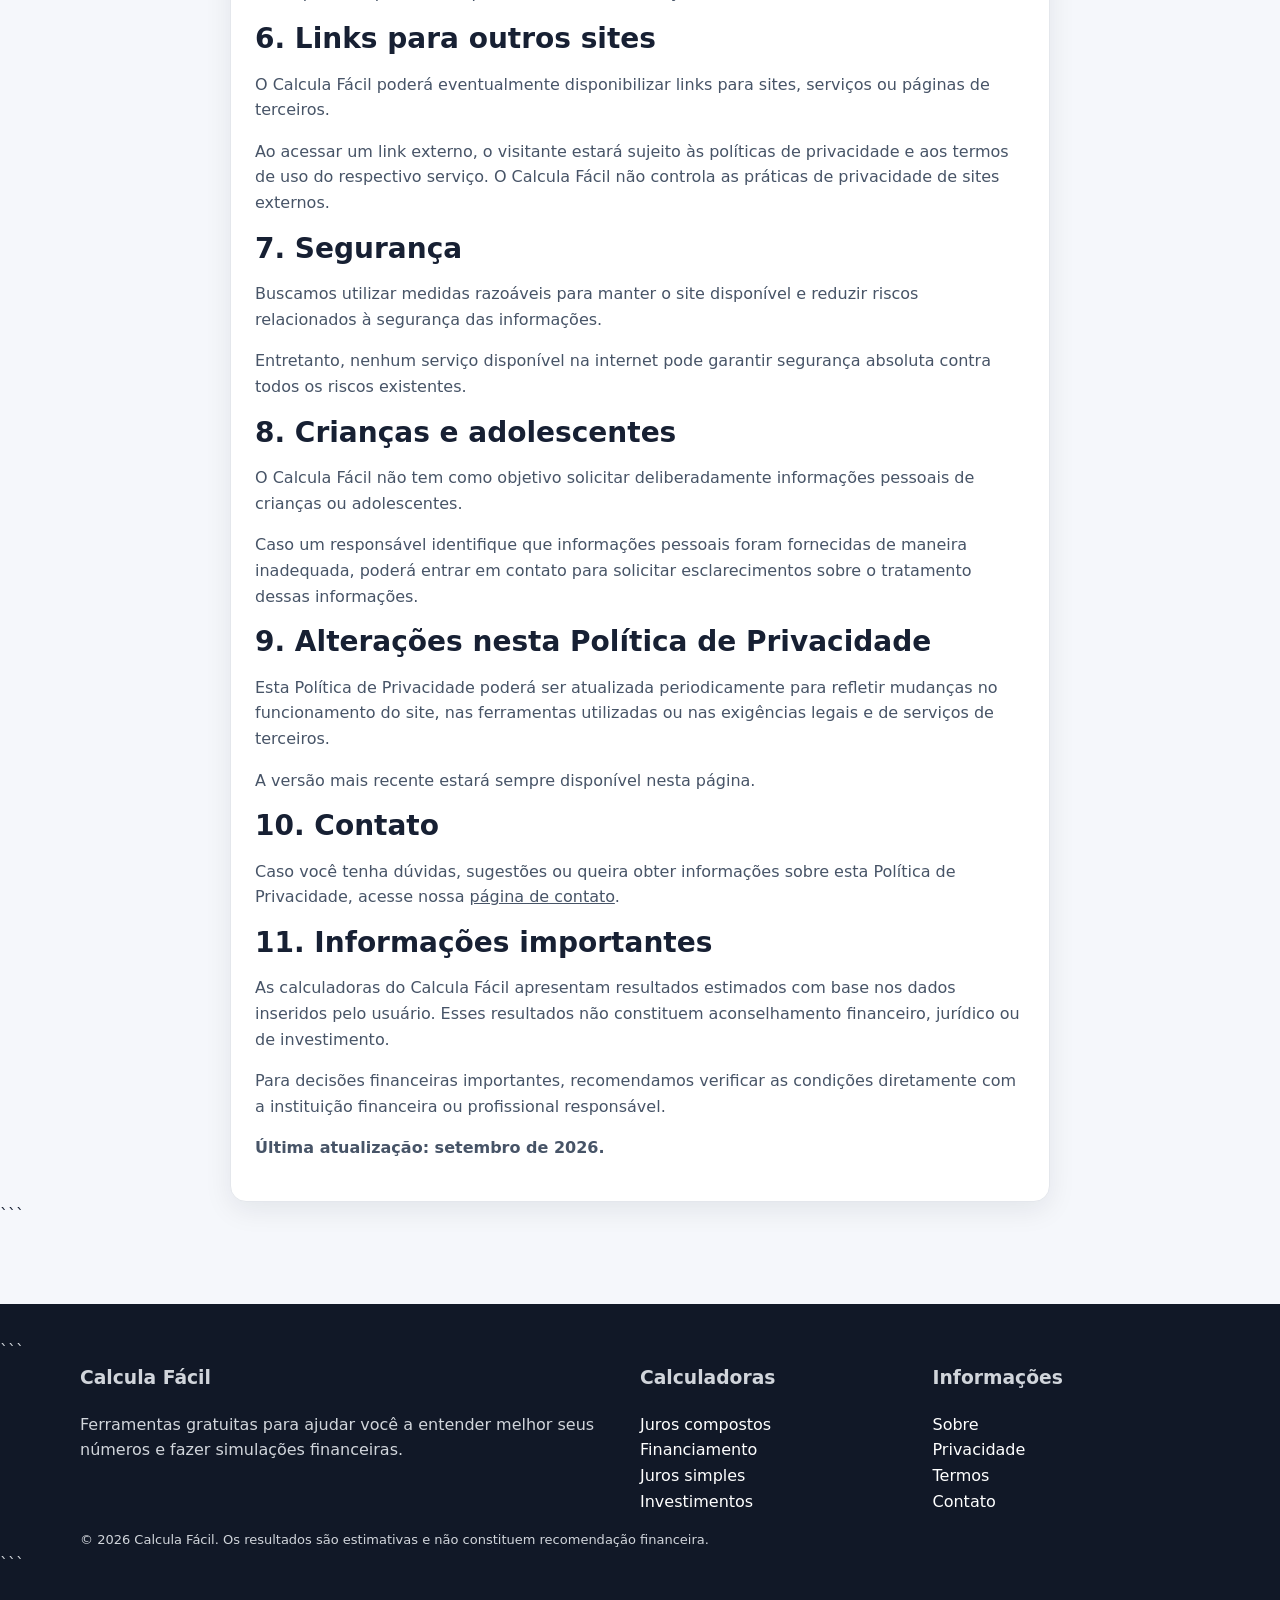
<file: privacidade.html>
<!doctype html>

<html lang="pt-BR">
<head>
<meta charset="utf-8">
<meta name="viewport" content="width=device-width, initial-scale=1">

<title>Política de Privacidade | Calcula Fácil</title>

<meta name="description" content="Conheça a Política de Privacidade do Calcula Fácil e saiba como informações, cookies e dados podem ser tratados durante a utilização do site.">

<meta name="robots" content="index, follow">
<link rel="canonical" href="https://fercrislim.github.io/calcula-facil/privacidade.html">

<!-- Open Graph -->

<meta property="og:title" content="Política de Privacidade | Calcula Fácil">
<meta property="og:description" content="Saiba como o Calcula Fácil trata informações, cookies e dados relacionados à utilização do site.">
<meta property="og:type" content="website">
<meta property="og:url" content="https://fercrislim.github.io/calcula-facil/privacidade.html">

<link rel="stylesheet" href="css/style.css">

<!-- ADSENSE: depois da aprovação, cole aqui o código fornecido pelo Google, sem alterar o código do anúncio. -->

</head>

<body>

<header>
    <div class="container nav">

```
    <a class="logo" href="index.html">Calcula<span>Fácil</span></a>

    <nav>
        <a href="juros-compostos.html">Juros compostos</a>
        <a href="financiamento.html">Financiamento</a>
        <a href="juros-simples.html">Juros simples</a>
        <a href="investimento.html">Investimentos</a>
        <a href="sobre.html">Sobre</a>
    </nav>

</div>
```

</header>

<main>

<section>
    <div class="container article">

```
    <span class="badge">PRIVACIDADE</span>

    <h1>Política de Privacidade</h1>

    <div class="card">

        <p>
            Esta Política de Privacidade explica de forma transparente
            como o site <strong>Calcula Fácil</strong> pode tratar informações
            relacionadas à utilização de suas páginas e ferramentas.
        </p>

        <p>
            Ao utilizar o site, você poderá consultar as calculadoras
            financeiras e demais conteúdos disponibilizados gratuitamente.
        </p>

        <h2>1. Sobre o Calcula Fácil</h2>

        <p>
            O Calcula Fácil é um site de conteúdo e ferramentas financeiras
            de caráter informativo e educacional. As calculadoras permitem
            realizar simulações matemáticas a partir dos valores informados
            pelo próprio usuário.
        </p>

        <p>
            O site não é uma instituição financeira, banco, corretora ou
            empresa de concessão de crédito.
        </p>

        <h2>2. Informações fornecidas pelo usuário</h2>

        <p>
            As calculadoras do Calcula Fácil podem solicitar informações
            necessárias para realizar os cálculos, como valores financeiros,
            taxas e períodos.
        </p>

        <p>
            Esses valores são utilizados para realizar a simulação solicitada
            pelo usuário. Sempre que possível, as operações das calculadoras
            são realizadas diretamente no navegador.
        </p>

        <p>
            O Calcula Fácil não solicita, por meio das calculadoras,
            informações como senhas bancárias, números de cartões,
            códigos de segurança ou credenciais de acesso a instituições
            financeiras.
        </p>

        <h2>3. Dados de navegação</h2>

        <p>
            Dependendo das ferramentas e serviços utilizados no site,
            determinadas informações técnicas podem ser registradas
            automaticamente, como tipo de navegador, dispositivo utilizado,
            páginas acessadas, endereço IP e informações relacionadas ao
            funcionamento do site.
        </p>

        <p>
            Essas informações podem ser utilizadas para compreender o
            funcionamento das páginas, identificar problemas técnicos,
            melhorar a experiência do visitante e manter a segurança do site.
        </p>

        <h2>4. Cookies</h2>

        <p>
            Cookies são pequenos arquivos ou identificadores que podem ser
            utilizados pelos sites e por serviços de terceiros para armazenar
            determinadas informações relacionadas à navegação.
        </p>

        <p>
            O Calcula Fácil poderá utilizar cookies ou tecnologias semelhantes
            quando necessários para o funcionamento do site, análise de acesso,
            segurança ou publicidade.
        </p>

        <p>
            O visitante também pode controlar ou bloquear cookies por meio
            das configurações do navegador utilizado para acessar o site.
        </p>

        <h2>5. Publicidade</h2>

        <p>
            O Calcula Fácil poderá utilizar serviços de publicidade de
            terceiros para exibir anúncios em suas páginas.
        </p>

        <p>
            Caso o Google AdSense seja utilizado no site, o Google e seus
            parceiros poderão utilizar cookies ou tecnologias semelhantes
            para exibir e medir anúncios, de acordo com suas próprias
            políticas e configurações disponíveis ao usuário.
        </p>

        <p>
            As informações utilizadas por serviços de publicidade de terceiros
            são tratadas de acordo com as respectivas políticas de privacidade
            desses serviços.
        </p>

        <h2>6. Links para outros sites</h2>

        <p>
            O Calcula Fácil poderá eventualmente disponibilizar links para
            sites, serviços ou páginas de terceiros.
        </p>

        <p>
            Ao acessar um link externo, o visitante estará sujeito às
            políticas de privacidade e aos termos de uso do respectivo
            serviço. O Calcula Fácil não controla as práticas de privacidade
            de sites externos.
        </p>

        <h2>7. Segurança</h2>

        <p>
            Buscamos utilizar medidas razoáveis para manter o site disponível
            e reduzir riscos relacionados à segurança das informações.
        </p>

        <p>
            Entretanto, nenhum serviço disponível na internet pode garantir
            segurança absoluta contra todos os riscos existentes.
        </p>

        <h2>8. Crianças e adolescentes</h2>

        <p>
            O Calcula Fácil não tem como objetivo solicitar deliberadamente
            informações pessoais de crianças ou adolescentes.
        </p>

        <p>
            Caso um responsável identifique que informações pessoais foram
            fornecidas de maneira inadequada, poderá entrar em contato para
            solicitar esclarecimentos sobre o tratamento dessas informações.
        </p>

        <h2>9. Alterações nesta Política de Privacidade</h2>

        <p>
            Esta Política de Privacidade poderá ser atualizada periodicamente
            para refletir mudanças no funcionamento do site, nas ferramentas
            utilizadas ou nas exigências legais e de serviços de terceiros.
        </p>

        <p>
            A versão mais recente estará sempre disponível nesta página.
        </p>

        <h2>10. Contato</h2>

        <p>
            Caso você tenha dúvidas, sugestões ou queira obter informações
            sobre esta Política de Privacidade, acesse nossa
            <a href="contato.html">página de contato</a>.
        </p>

        <h2>11. Informações importantes</h2>

        <p>
            As calculadoras do Calcula Fácil apresentam resultados estimados
            com base nos dados inseridos pelo usuário. Esses resultados não
            constituem aconselhamento financeiro, jurídico ou de investimento.
        </p>

        <p>
            Para decisões financeiras importantes, recomendamos verificar
            as condições diretamente com a instituição financeira ou
            profissional responsável.
        </p>

        <p>
            <strong>Última atualização: setembro de 2026.</strong>
        </p>

    </div>

</div>
```

</section>

</main>

<footer>

```
<div class="container footer-grid">

    <div>
        <h3>Calcula Fácil</h3>
        <p>
            Ferramentas gratuitas para ajudar você a entender melhor
            seus números e fazer simulações financeiras.
        </p>
    </div>

    <div>
        <h3>Calculadoras</h3>
        <p>
            <a href="juros-compostos.html">Juros compostos</a><br>
            <a href="financiamento.html">Financiamento</a><br>
            <a href="juros-simples.html">Juros simples</a><br>
            <a href="investimento.html">Investimentos</a>
        </p>
    </div>

    <div>
        <h3>Informações</h3>
        <p>
            <a href="sobre.html">Sobre</a><br>
            <a href="privacidade.html">Privacidade</a><br>
            <a href="termos.html">Termos</a><br>
            <a href="contato.html">Contato</a>
        </p>
    </div>

</div>

<div class="container small">
    © 2026 Calcula Fácil. Os resultados são estimativas e não constituem
    recomendação financeira.
</div>
```

</footer>

<script src="js/app.js"></script>

</body>
</html>
</file>
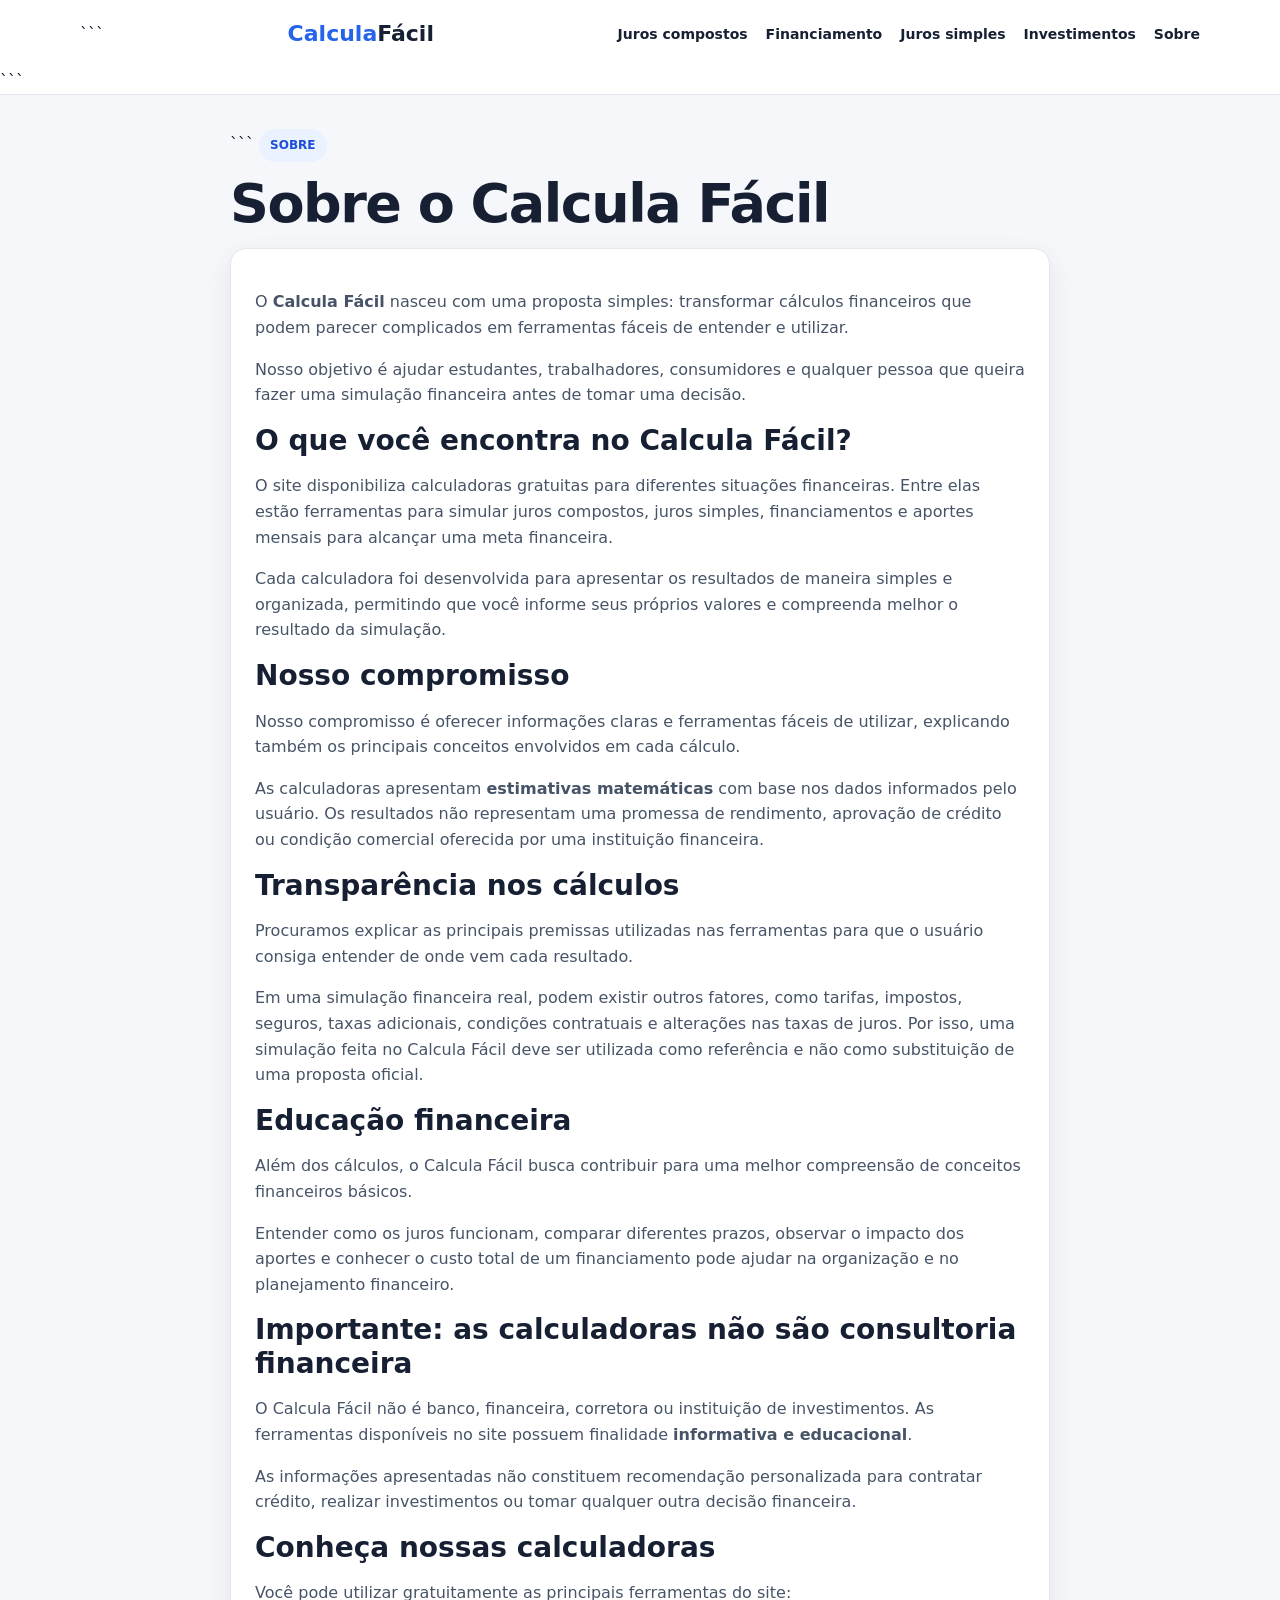
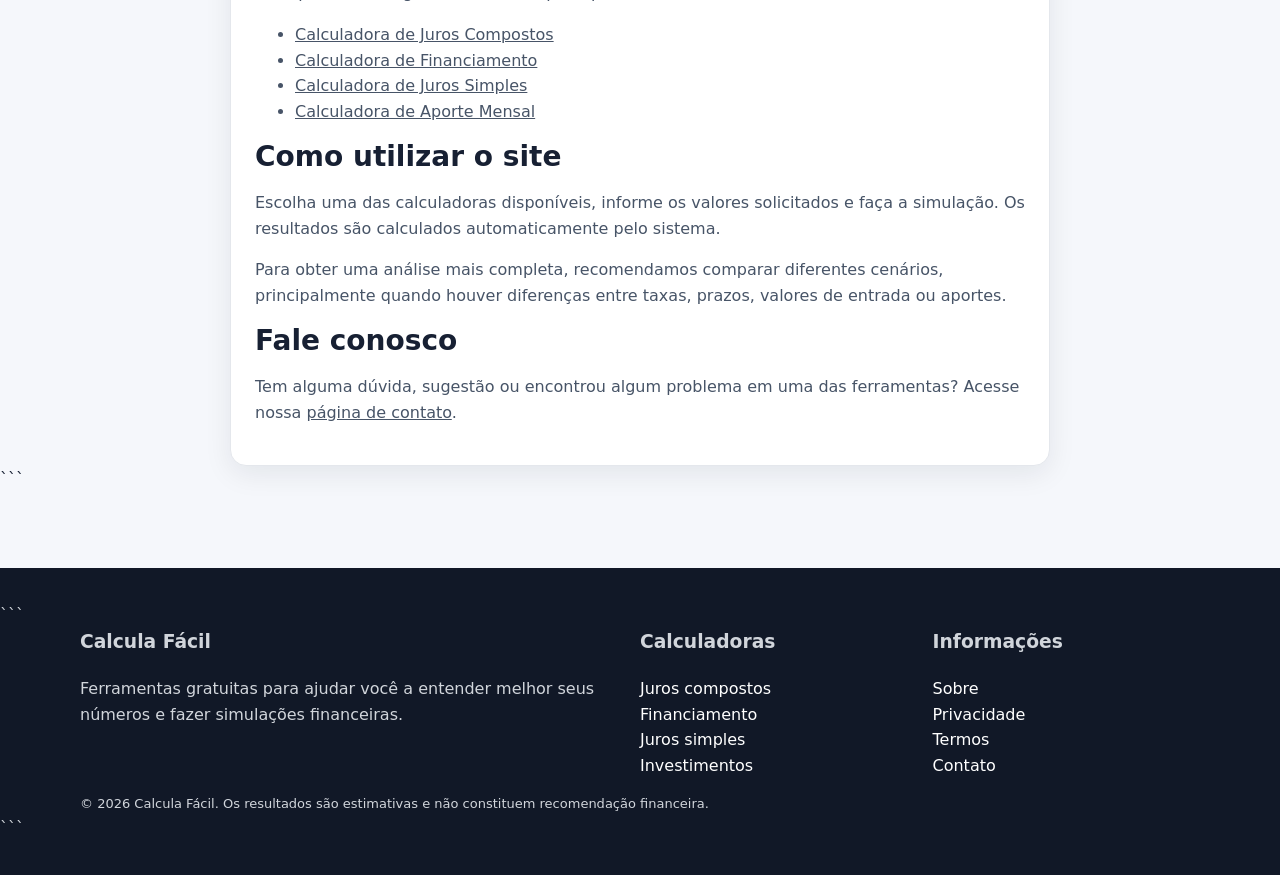
<file: sobre.html>
<!doctype html>

<html lang="pt-BR">
<head>
<meta charset="utf-8">
<meta name="viewport" content="width=device-width, initial-scale=1">

<title>Sobre o Calcula Fácil | Calculadoras Financeiras Gratuitas</title>

<meta name="description" content="Conheça o Calcula Fácil, um site de calculadoras financeiras gratuitas criado para facilitar simulações de juros, financiamentos e investimentos.">

<meta name="robots" content="index, follow">
<link rel="canonical" href="https://fercrislim.github.io/calcula-facil/sobre.html">

<!-- Open Graph -->

<meta property="og:title" content="Sobre o Calcula Fácil">
<meta property="og:description" content="Conheça o Calcula Fácil e entenda nossa proposta de oferecer calculadoras financeiras simples, gratuitas e fáceis de usar.">
<meta property="og:type" content="website">
<meta property="og:url" content="https://fercrislim.github.io/calcula-facil/sobre.html">

<link rel="stylesheet" href="css/style.css">

<!-- ADSENSE: depois da aprovação, cole aqui o código fornecido pelo Google, sem alterar o código do anúncio. -->

</head>

<body>

<header>
    <div class="container nav">

```
    <a class="logo" href="index.html">Calcula<span>Fácil</span></a>

    <nav>
        <a href="juros-compostos.html">Juros compostos</a>
        <a href="financiamento.html">Financiamento</a>
        <a href="juros-simples.html">Juros simples</a>
        <a href="investimento.html">Investimentos</a>
        <a href="sobre.html">Sobre</a>
    </nav>

</div>
```

</header>

<main>

<section>
    <div class="container article">

```
    <span class="badge">SOBRE</span>

    <h1>Sobre o Calcula Fácil</h1>

    <div class="card">

        <p>
            O <strong>Calcula Fácil</strong> nasceu com uma proposta simples:
            transformar cálculos financeiros que podem parecer complicados
            em ferramentas fáceis de entender e utilizar.
        </p>

        <p>
            Nosso objetivo é ajudar estudantes, trabalhadores, consumidores
            e qualquer pessoa que queira fazer uma simulação financeira
            antes de tomar uma decisão.
        </p>

        <h2>O que você encontra no Calcula Fácil?</h2>

        <p>
            O site disponibiliza calculadoras gratuitas para diferentes
            situações financeiras. Entre elas estão ferramentas para
            simular juros compostos, juros simples, financiamentos e
            aportes mensais para alcançar uma meta financeira.
        </p>

        <p>
            Cada calculadora foi desenvolvida para apresentar os resultados
            de maneira simples e organizada, permitindo que você informe
            seus próprios valores e compreenda melhor o resultado da
            simulação.
        </p>

        <h2>Nosso compromisso</h2>

        <p>
            Nosso compromisso é oferecer informações claras e ferramentas
            fáceis de utilizar, explicando também os principais conceitos
            envolvidos em cada cálculo.
        </p>

        <p>
            As calculadoras apresentam <strong>estimativas matemáticas</strong>
            com base nos dados informados pelo usuário. Os resultados não
            representam uma promessa de rendimento, aprovação de crédito ou
            condição comercial oferecida por uma instituição financeira.
        </p>

        <h2>Transparência nos cálculos</h2>

        <p>
            Procuramos explicar as principais premissas utilizadas nas
            ferramentas para que o usuário consiga entender de onde vem
            cada resultado.
        </p>

        <p>
            Em uma simulação financeira real, podem existir outros fatores,
            como tarifas, impostos, seguros, taxas adicionais, condições
            contratuais e alterações nas taxas de juros. Por isso, uma
            simulação feita no Calcula Fácil deve ser utilizada como
            referência e não como substituição de uma proposta oficial.
        </p>

        <h2>Educação financeira</h2>

        <p>
            Além dos cálculos, o Calcula Fácil busca contribuir para uma
            melhor compreensão de conceitos financeiros básicos.
        </p>

        <p>
            Entender como os juros funcionam, comparar diferentes prazos,
            observar o impacto dos aportes e conhecer o custo total de um
            financiamento pode ajudar na organização e no planejamento
            financeiro.
        </p>

        <h2>Importante: as calculadoras não são consultoria financeira</h2>

        <p>
            O Calcula Fácil não é banco, financeira, corretora ou instituição
            de investimentos. As ferramentas disponíveis no site possuem
            finalidade <strong>informativa e educacional</strong>.
        </p>

        <p>
            As informações apresentadas não constituem recomendação
            personalizada para contratar crédito, realizar investimentos
            ou tomar qualquer outra decisão financeira.
        </p>

        <h2>Conheça nossas calculadoras</h2>

        <p>
            Você pode utilizar gratuitamente as principais ferramentas do
            site:
        </p>

        <ul>
            <li>
                <a href="juros-compostos.html">
                    Calculadora de Juros Compostos
                </a>
            </li>

            <li>
                <a href="financiamento.html">
                    Calculadora de Financiamento
                </a>
            </li>

            <li>
                <a href="juros-simples.html">
                    Calculadora de Juros Simples
                </a>
            </li>

            <li>
                <a href="investimento.html">
                    Calculadora de Aporte Mensal
                </a>
            </li>
        </ul>

        <h2>Como utilizar o site</h2>

        <p>
            Escolha uma das calculadoras disponíveis, informe os valores
            solicitados e faça a simulação. Os resultados são calculados
            automaticamente pelo sistema.
        </p>

        <p>
            Para obter uma análise mais completa, recomendamos comparar
            diferentes cenários, principalmente quando houver diferenças
            entre taxas, prazos, valores de entrada ou aportes.
        </p>

        <h2>Fale conosco</h2>

        <p>
            Tem alguma dúvida, sugestão ou encontrou algum problema em uma
            das ferramentas? Acesse nossa
            <a href="contato.html">página de contato</a>.
        </p>

    </div>

</div>
```

</section>

</main>

<footer>

```
<div class="container footer-grid">

    <div>
        <h3>Calcula Fácil</h3>
        <p>
            Ferramentas gratuitas para ajudar você a entender melhor
            seus números e fazer simulações financeiras.
        </p>
    </div>

    <div>
        <h3>Calculadoras</h3>
        <p>
            <a href="juros-compostos.html">Juros compostos</a><br>
            <a href="financiamento.html">Financiamento</a><br>
            <a href="juros-simples.html">Juros simples</a><br>
            <a href="investimento.html">Investimentos</a>
        </p>
    </div>

    <div>
        <h3>Informações</h3>
        <p>
            <a href="sobre.html">Sobre</a><br>
            <a href="privacidade.html">Privacidade</a><br>
            <a href="termos.html">Termos</a><br>
            <a href="contato.html">Contato</a>
        </p>
    </div>

</div>

<div class="container small">
    © 2026 Calcula Fácil. Os resultados são estimativas e não constituem
    recomendação financeira.
</div>
```

</footer>

<script src="js/app.js"></script>

</body>
</html>
</file>
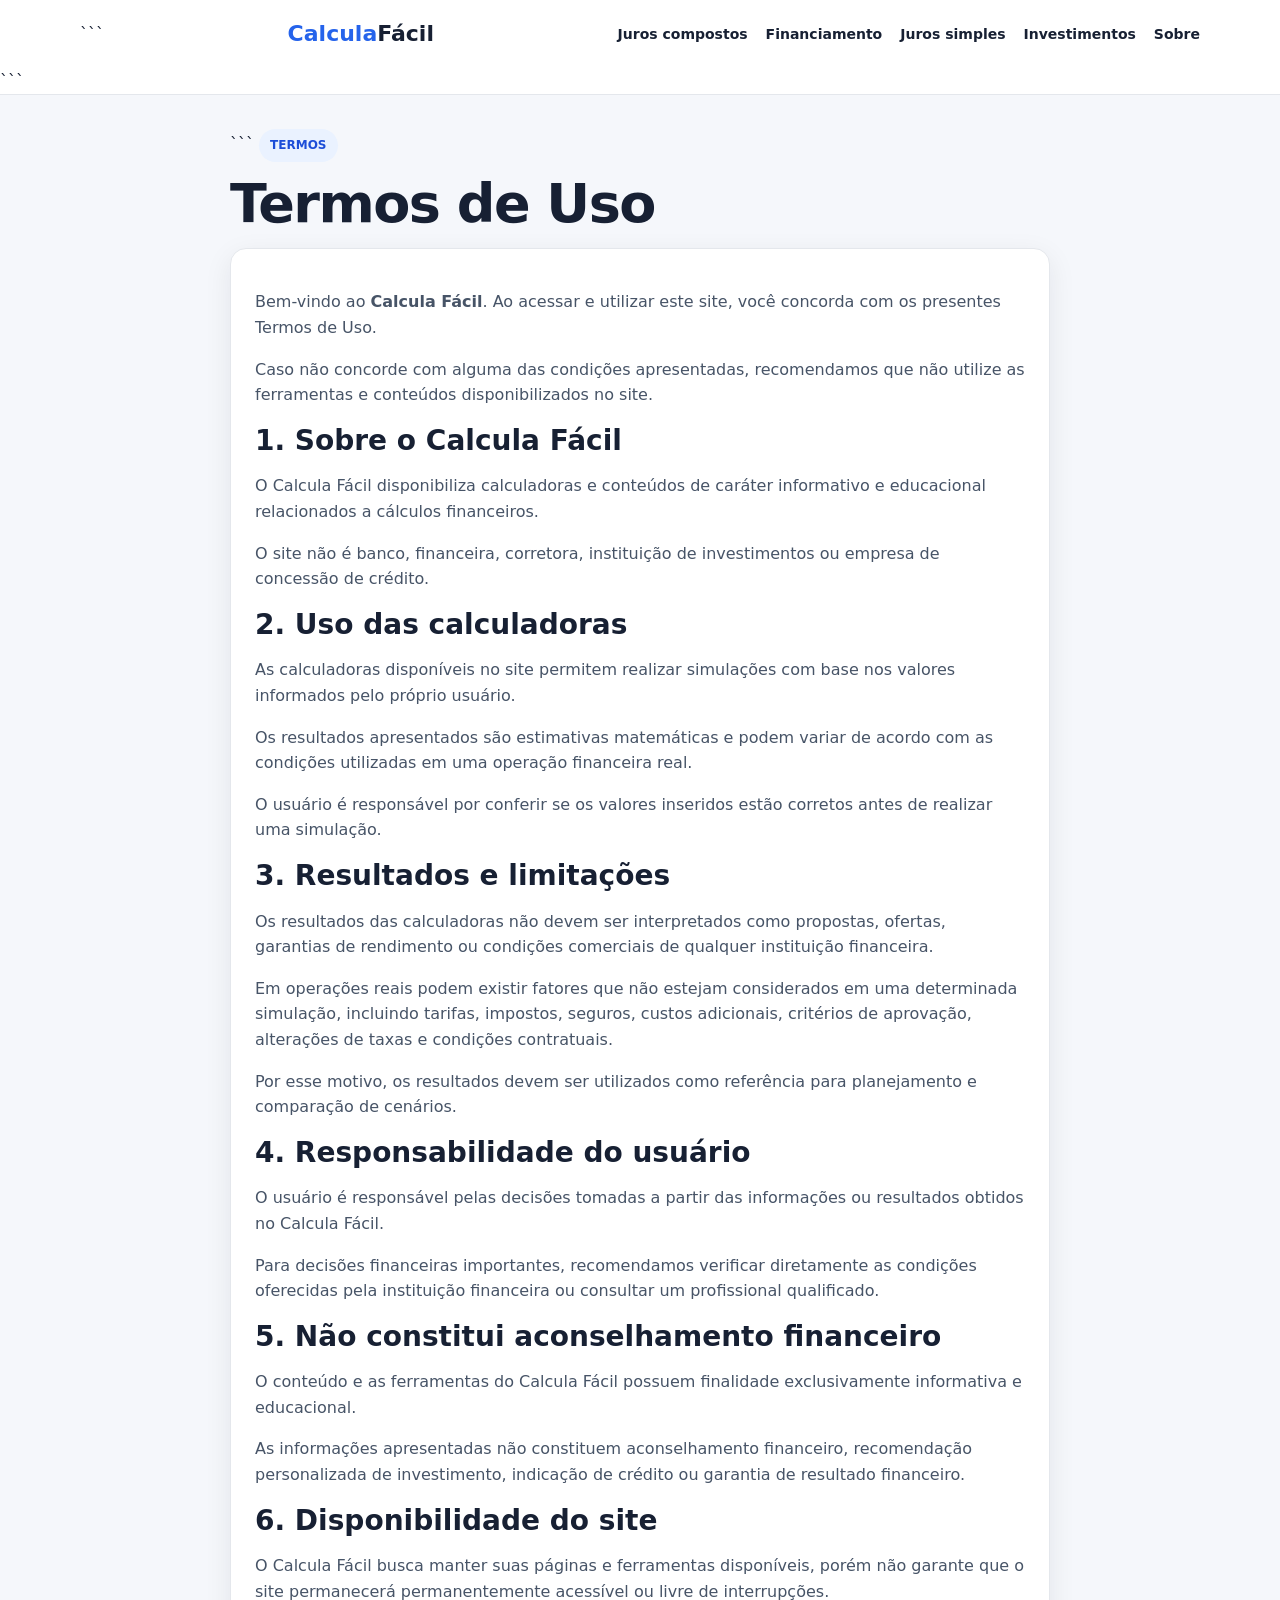
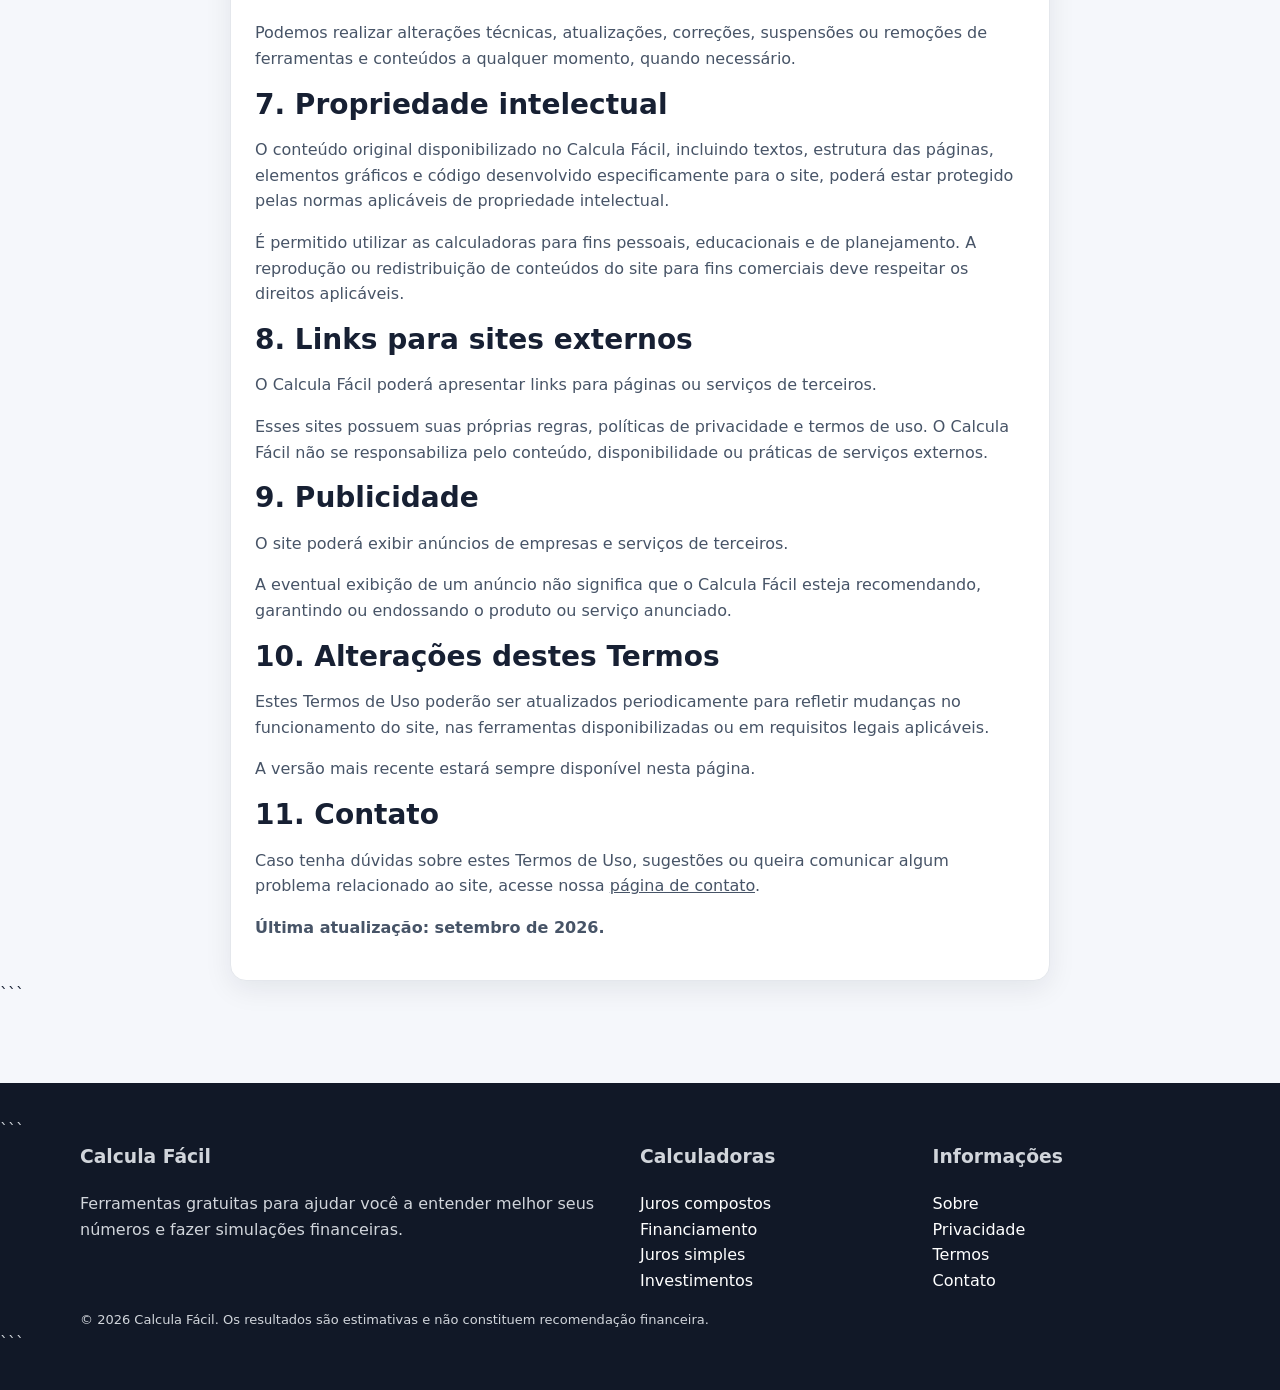
<file: termos.html>
<!doctype html>

<html lang="pt-BR">
<head>
<meta charset="utf-8">
<meta name="viewport" content="width=device-width, initial-scale=1">

<title>Termos de Uso | Calcula Fácil</title>

<meta name="description" content="Leia os Termos de Uso do Calcula Fácil e conheça as condições para utilização das calculadoras e conteúdos disponibilizados no site.">

<meta name="robots" content="index, follow">
<link rel="canonical" href="https://fercrislim.github.io/calcula-facil/termos.html">

<!-- Open Graph -->

<meta property="og:title" content="Termos de Uso | Calcula Fácil">
<meta property="og:description" content="Conheça as condições de utilização das calculadoras e conteúdos do Calcula Fácil.">
<meta property="og:type" content="website">
<meta property="og:url" content="https://fercrislim.github.io/calcula-facil/termos.html">

<link rel="stylesheet" href="css/style.css">

<!-- ADSENSE: depois da aprovação, cole aqui o código fornecido pelo Google, sem alterar o código do anúncio. -->

</head>

<body>

<header>
    <div class="container nav">

```
    <a class="logo" href="index.html">Calcula<span>Fácil</span></a>

    <nav>
        <a href="juros-compostos.html">Juros compostos</a>
        <a href="financiamento.html">Financiamento</a>
        <a href="juros-simples.html">Juros simples</a>
        <a href="investimento.html">Investimentos</a>
        <a href="sobre.html">Sobre</a>
    </nav>

</div>
```

</header>

<main>

<section>
    <div class="container article">

```
    <span class="badge">TERMOS</span>

    <h1>Termos de Uso</h1>

    <div class="card">

        <p>
            Bem-vindo ao <strong>Calcula Fácil</strong>. Ao acessar e utilizar
            este site, você concorda com os presentes Termos de Uso.
        </p>

        <p>
            Caso não concorde com alguma das condições apresentadas,
            recomendamos que não utilize as ferramentas e conteúdos
            disponibilizados no site.
        </p>

        <h2>1. Sobre o Calcula Fácil</h2>

        <p>
            O Calcula Fácil disponibiliza calculadoras e conteúdos de caráter
            informativo e educacional relacionados a cálculos financeiros.
        </p>

        <p>
            O site não é banco, financeira, corretora, instituição de
            investimentos ou empresa de concessão de crédito.
        </p>

        <h2>2. Uso das calculadoras</h2>

        <p>
            As calculadoras disponíveis no site permitem realizar simulações
            com base nos valores informados pelo próprio usuário.
        </p>

        <p>
            Os resultados apresentados são estimativas matemáticas e podem
            variar de acordo com as condições utilizadas em uma operação
            financeira real.
        </p>

        <p>
            O usuário é responsável por conferir se os valores inseridos
            estão corretos antes de realizar uma simulação.
        </p>

        <h2>3. Resultados e limitações</h2>

        <p>
            Os resultados das calculadoras não devem ser interpretados como
            propostas, ofertas, garantias de rendimento ou condições
            comerciais de qualquer instituição financeira.
        </p>

        <p>
            Em operações reais podem existir fatores que não estejam
            considerados em uma determinada simulação, incluindo tarifas,
            impostos, seguros, custos adicionais, critérios de aprovação,
            alterações de taxas e condições contratuais.
        </p>

        <p>
            Por esse motivo, os resultados devem ser utilizados como
            referência para planejamento e comparação de cenários.
        </p>

        <h2>4. Responsabilidade do usuário</h2>

        <p>
            O usuário é responsável pelas decisões tomadas a partir das
            informações ou resultados obtidos no Calcula Fácil.
        </p>

        <p>
            Para decisões financeiras importantes, recomendamos verificar
            diretamente as condições oferecidas pela instituição financeira
            ou consultar um profissional qualificado.
        </p>

        <h2>5. Não constitui aconselhamento financeiro</h2>

        <p>
            O conteúdo e as ferramentas do Calcula Fácil possuem finalidade
            exclusivamente informativa e educacional.
        </p>

        <p>
            As informações apresentadas não constituem aconselhamento
            financeiro, recomendação personalizada de investimento,
            indicação de crédito ou garantia de resultado financeiro.
        </p>

        <h2>6. Disponibilidade do site</h2>

        <p>
            O Calcula Fácil busca manter suas páginas e ferramentas
            disponíveis, porém não garante que o site permanecerá
            permanentemente acessível ou livre de interrupções.
        </p>

        <p>
            Podemos realizar alterações técnicas, atualizações, correções,
            suspensões ou remoções de ferramentas e conteúdos a qualquer
            momento, quando necessário.
        </p>

        <h2>7. Propriedade intelectual</h2>

        <p>
            O conteúdo original disponibilizado no Calcula Fácil, incluindo
            textos, estrutura das páginas, elementos gráficos e código
            desenvolvido especificamente para o site, poderá estar protegido
            pelas normas aplicáveis de propriedade intelectual.
        </p>

        <p>
            É permitido utilizar as calculadoras para fins pessoais,
            educacionais e de planejamento. A reprodução ou redistribuição
            de conteúdos do site para fins comerciais deve respeitar os
            direitos aplicáveis.
        </p>

        <h2>8. Links para sites externos</h2>

        <p>
            O Calcula Fácil poderá apresentar links para páginas ou serviços
            de terceiros.
        </p>

        <p>
            Esses sites possuem suas próprias regras, políticas de
            privacidade e termos de uso. O Calcula Fácil não se responsabiliza
            pelo conteúdo, disponibilidade ou práticas de serviços externos.
        </p>

        <h2>9. Publicidade</h2>

        <p>
            O site poderá exibir anúncios de empresas e serviços de terceiros.
        </p>

        <p>
            A eventual exibição de um anúncio não significa que o Calcula
            Fácil esteja recomendando, garantindo ou endossando o produto
            ou serviço anunciado.
        </p>

        <h2>10. Alterações destes Termos</h2>

        <p>
            Estes Termos de Uso poderão ser atualizados periodicamente para
            refletir mudanças no funcionamento do site, nas ferramentas
            disponibilizadas ou em requisitos legais aplicáveis.
        </p>

        <p>
            A versão mais recente estará sempre disponível nesta página.
        </p>

        <h2>11. Contato</h2>

        <p>
            Caso tenha dúvidas sobre estes Termos de Uso, sugestões ou
            queira comunicar algum problema relacionado ao site, acesse
            nossa <a href="contato.html">página de contato</a>.
        </p>

        <p>
            <strong>Última atualização: setembro de 2026.</strong>
        </p>

    </div>

</div>
```

</section>

</main>

<footer>

```
<div class="container footer-grid">

    <div>
        <h3>Calcula Fácil</h3>
        <p>
            Ferramentas gratuitas para ajudar você a entender melhor
            seus números e fazer simulações financeiras.
        </p>
    </div>

    <div>
        <h3>Calculadoras</h3>
        <p>
            <a href="juros-compostos.html">Juros compostos</a><br>
            <a href="financiamento.html">Financiamento</a><br>
            <a href="juros-simples.html">Juros simples</a><br>
            <a href="investimento.html">Investimentos</a>
        </p>
    </div>

    <div>
        <h3>Informações</h3>
        <p>
            <a href="sobre.html">Sobre</a><br>
            <a href="privacidade.html">Privacidade</a><br>
            <a href="termos.html">Termos</a><br>
            <a href="contato.html">Contato</a>
        </p>
    </div>

</div>

<div class="container small">
    © 2026 Calcula Fácil. Os resultados são estimativas e não constituem
    recomendação financeira.
</div>
```

</footer>

<script src="js/app.js"></script>

</body>
</html>
</file>
<file: css/style.css>
:root{
  --bg:#f5f7fb;--card:#fff;--text:#172033;--muted:#667085;--primary:#2563eb;
  --primary2:#1d4ed8;--border:#e4e7ec;--success:#087443;--shadow:0 8px 28px rgba(16,24,40,.08)
}
*{box-sizing:border-box}
html{scroll-behavior:smooth}
body{margin:0;font-family:Inter,system-ui,-apple-system,BlinkMacSystemFont,"Segoe UI",Arial,sans-serif;background:var(--bg);color:var(--text);line-height:1.6}
a{color:inherit}
.container{width:min(1120px,calc(100% - 32px));margin:auto}
header{background:#fff;border-bottom:1px solid var(--border);position:sticky;top:0;z-index:20}
.nav{min-height:68px;display:flex;align-items:center;justify-content:space-between;gap:18px}
.logo{font-size:22px;font-weight:900;text-decoration:none;color:var(--primary)}
.logo span{color:var(--text)}
nav{display:flex;gap:18px;align-items:center;flex-wrap:wrap}
nav a{text-decoration:none;font-weight:650;font-size:14px}
nav a:hover{color:var(--primary)}
.hero{padding:54px 0 34px;background:linear-gradient(180deg,#fff 0%,#f5f7fb 100%)}
.hero-grid{display:grid;grid-template-columns:1.25fr .75fr;gap:28px;align-items:center}
h1{font-size:clamp(32px,5vw,54px);line-height:1.05;margin:0 0 16px;letter-spacing:-1.5px}
h2{font-size:28px;line-height:1.2;margin:0 0 14px}
h3{margin-top:0}
.lead{font-size:18px;color:var(--muted);max-width:700px}
.badge{display:inline-block;padding:7px 11px;border-radius:999px;background:#eaf2ff;color:#1d4ed8;font-weight:800;font-size:12px;margin-bottom:14px}
.card{background:var(--card);border:1px solid var(--border);border-radius:16px;box-shadow:var(--shadow);padding:24px}
.grid{display:grid;grid-template-columns:repeat(3,1fr);gap:18px}
.grid-2{display:grid;grid-template-columns:repeat(2,1fr);gap:18px}
section{padding:34px 0}
.feature{padding:22px}
.feature .icon{font-size:28px}
.feature p,.muted{color:var(--muted)}
.btn{display:inline-block;padding:12px 18px;border-radius:10px;text-decoration:none;font-weight:800;border:1px solid transparent;cursor:pointer}
.btn-primary{background:var(--primary);color:#fff}
.btn-primary:hover{background:var(--primary2)}
.btn-light{background:#fff;border-color:var(--border)}
.actions{display:flex;gap:10px;flex-wrap:wrap;margin-top:20px}
.form-grid{display:grid;grid-template-columns:repeat(2,1fr);gap:16px}
label{font-size:14px;font-weight:800;display:block;margin-bottom:7px}
input,select{width:100%;padding:12px;border:1px solid #cfd5dd;border-radius:10px;font-size:16px;background:#fff;color:var(--text)}
input:focus,select:focus{outline:3px solid #dbeafe;border-color:var(--primary)}
.result-grid{display:grid;grid-template-columns:repeat(3,1fr);gap:14px;margin-top:20px}
.result{background:#f8fafc;border:1px solid var(--border);padding:18px;border-radius:12px}
.result small{display:block;color:var(--muted);margin-bottom:6px}
.result strong{font-size:22px}
.result.highlight{background:#eaf2ff;border-color:#bfdbfe}
.chart-wrap{height:360px}
.table-wrap{overflow:auto;max-height:520px}
table{width:100%;border-collapse:collapse;font-size:14px}
th,td{padding:10px;border-bottom:1px solid var(--border);text-align:right;white-space:nowrap}
th:first-child,td:first-child{text-align:center}
th{position:sticky;top:0;background:#f1f5f9}
.ad-slot{min-height:90px;border:1px dashed #cbd5e1;border-radius:12px;display:flex;align-items:center;justify-content:center;color:#98a2b3;font-size:12px;background:#fafcff;margin:22px 0}
.article{max-width:820px}
.article p,.article li{color:#475467}
footer{background:#111827;color:#d1d5db;margin-top:42px;padding:34px 0}
footer a{color:#fff;text-decoration:none}
.footer-grid{display:grid;grid-template-columns:2fr 1fr 1fr;gap:25px}
.notice{padding:14px 16px;border-radius:10px;background:#fff8e6;border:1px solid #f5d88a;color:#694f00}
.small{font-size:13px}
@media(max-width:800px){
 .hero-grid,.grid,.grid-2,.result-grid,.form-grid,.footer-grid{grid-template-columns:1fr}
 nav{display:none}
 .hero{padding-top:35px}
 .card{padding:18px}
}
.formula-box {
    margin: 30px 0;
    padding: 25px;
    border-radius: 12px;
    background: #f7f7f7;
    border: 1px solid #e0e0e0;
}

.formula-box h3 {
    margin-top: 0;
}

.formula {
    font-size: 28px;
    font-weight: bold;
    text-align: center;
    margin: 20px 0;
    padding: 20px;
    background: white;
    border-radius: 10px;
    overflow-x: auto;
}

.formula-box ul {
    padding-left: 25px;
}

.formula-box li {
    margin-bottom: 8px;
}
</file>
